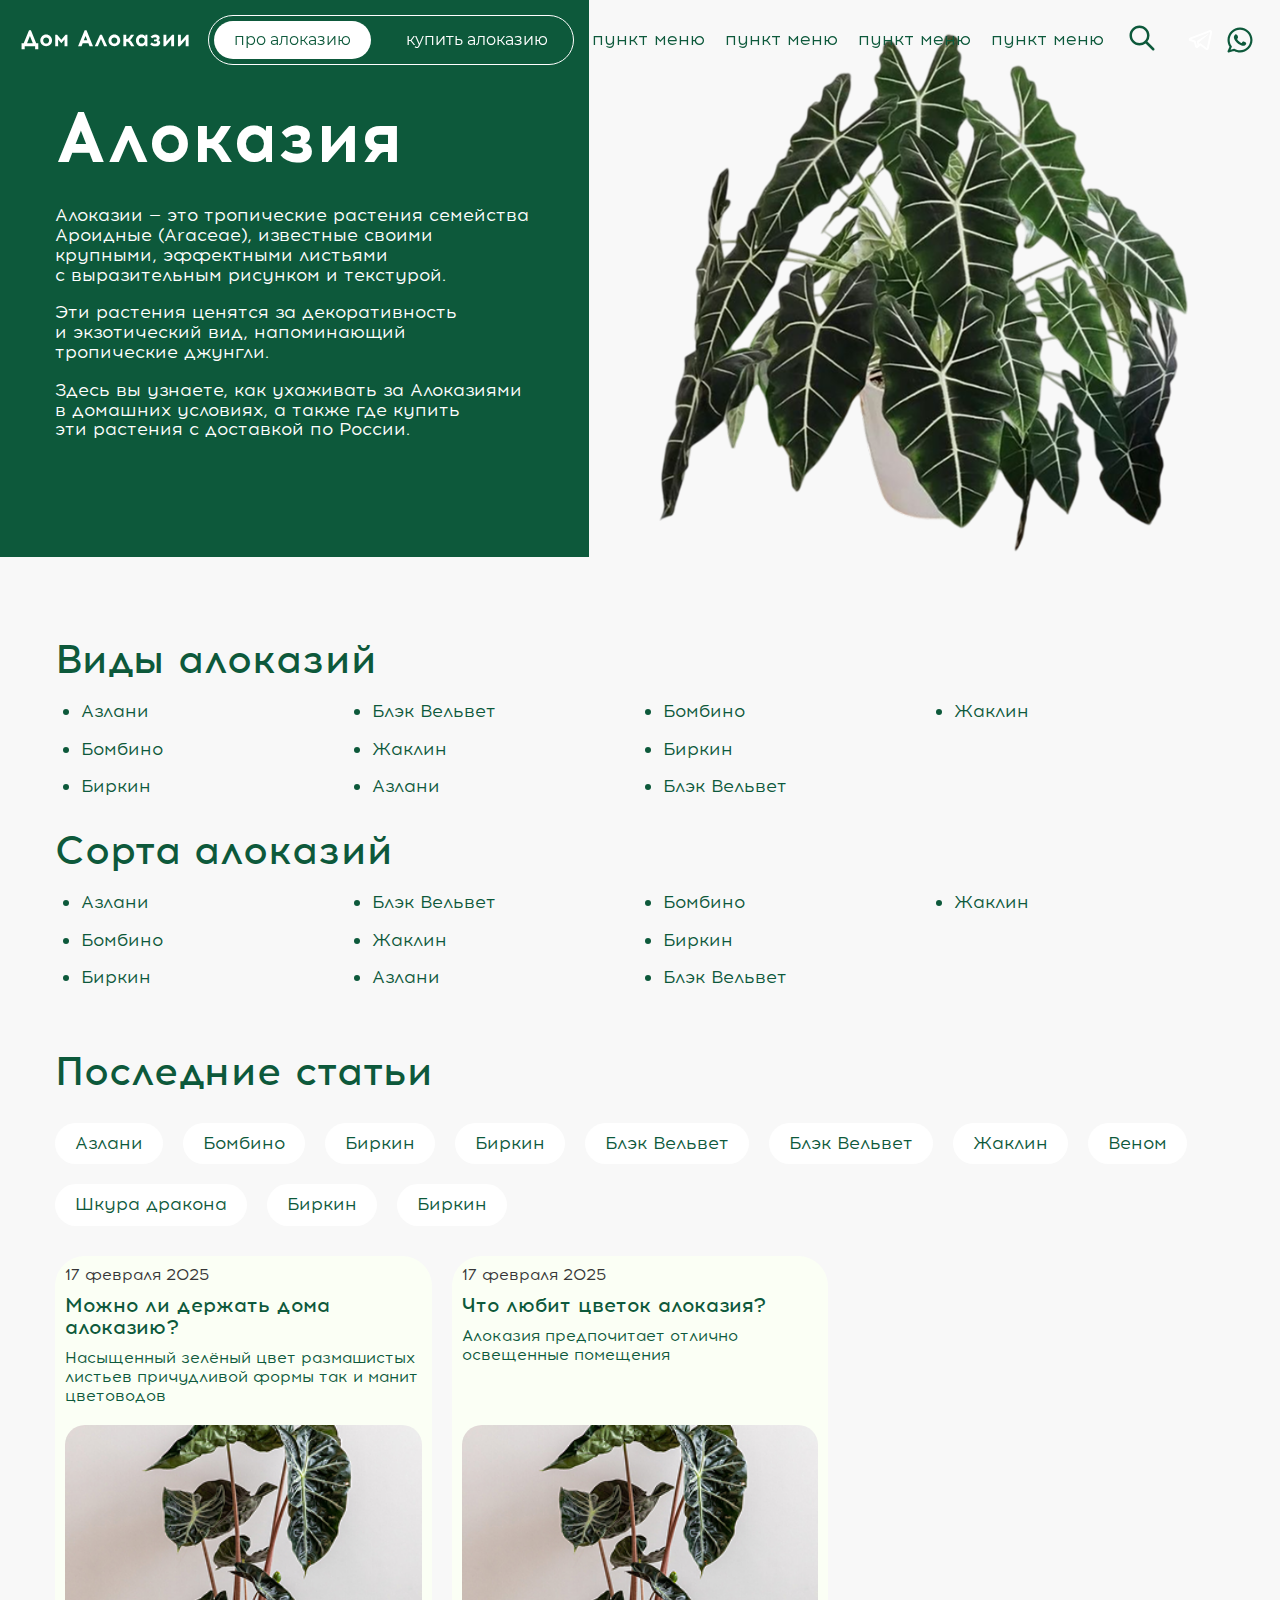
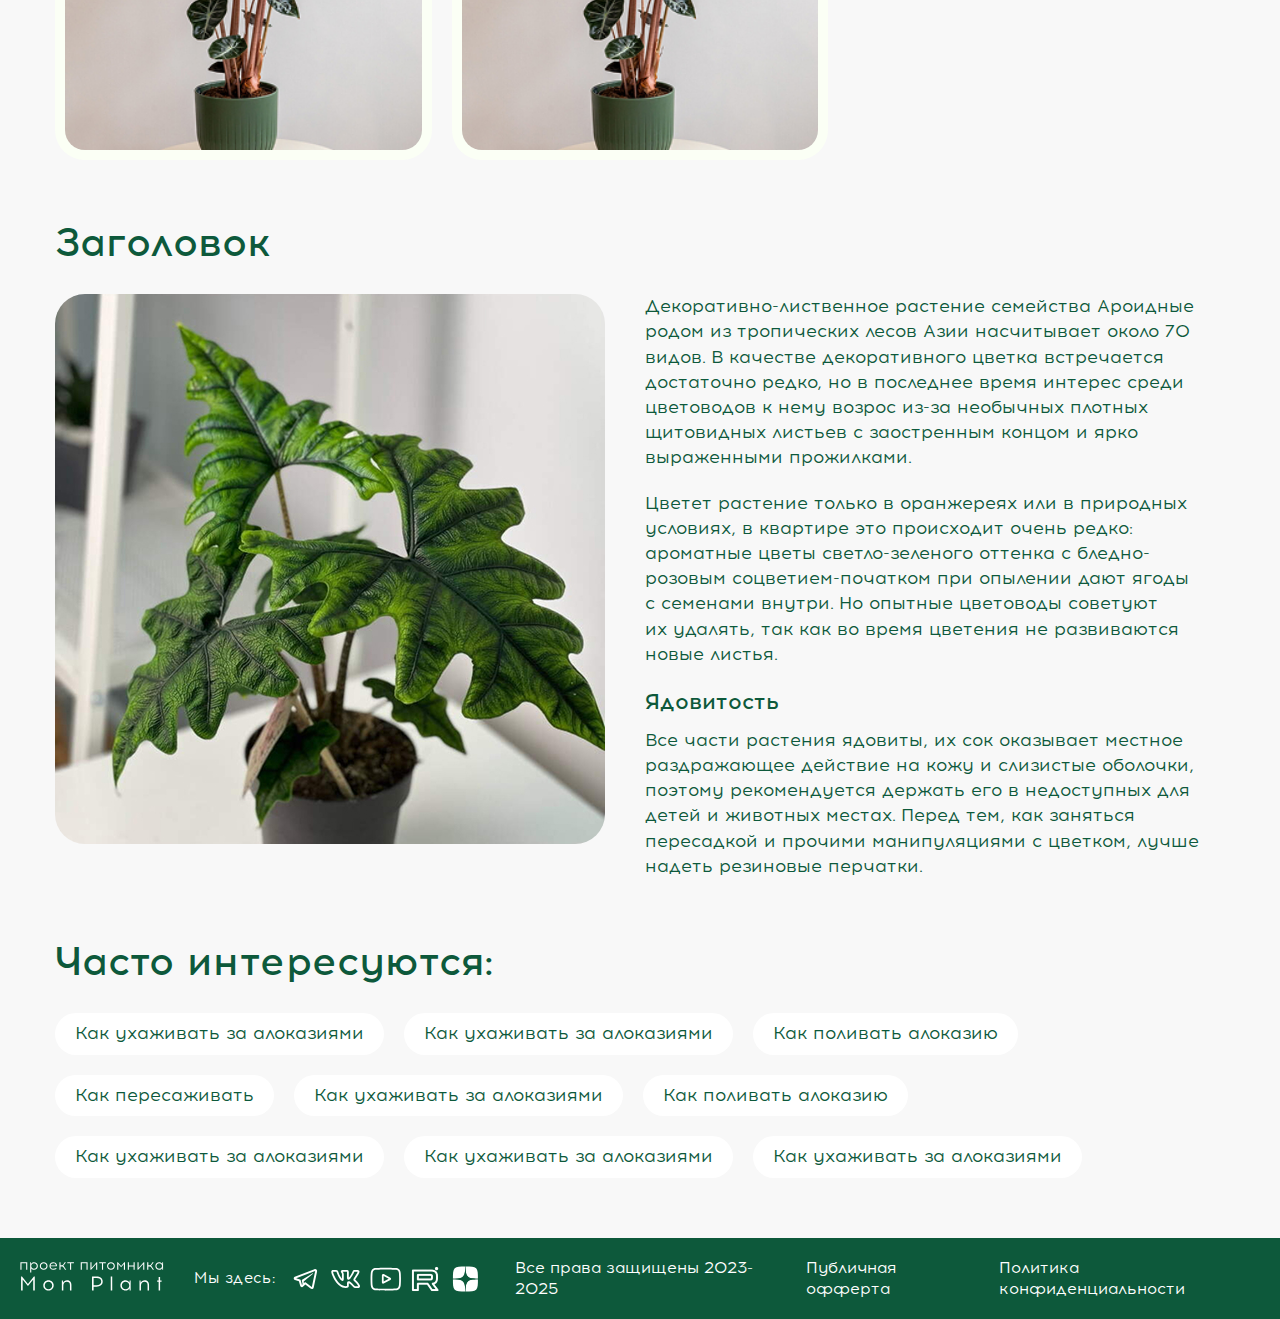
<file: index.html>
<!DOCTYPE html><html lang="ru" class="page"><head><meta charset="UTF-8"><meta name="viewport" content="width=device-width,initial-scale=1"><link rel="shortcut icon" href="favicon.ico" type="image/x-icon"><meta http-equiv="X-UA-Compatible" content="ie=edge"><meta name="theme-color" content="#111111"><title>MaxGraph New Site</title><link rel="preload" href="fonts/AcromBold.woff2" as="font" type="font/woff2" crossorigin><link rel="preload" href="fonts/AcromMedium.woff2" as="font" type="font/woff2" crossorigin><link rel="preload" href="fonts/AcromRegular.woff2" as="font" type="font/woff2" crossorigin><link rel="preload" href="fonts/MontserratMedium.woff2" as="font" type="font/woff2" crossorigin><link rel="preload" href="fonts/MontserratRegular.woff2" as="font" type="font/woff2" crossorigin><link rel="stylesheet" href="css/vendor.css"><link rel="stylesheet" href="css/main.css"><script defer="defer" src="js/main.js"></script></head><body class="page__body"><div class="site-container"><header class="header header-main"><div class="container"><div class="header__wrapper"><svg class="header__logo"><use xlink:href="img/sprite.svg#logo"></use></svg><div class="header__page-mobile"><ul class="list-reset header__page-list"><li class="header__page-item header__page-item--active"><a href="#" class="header__page-link">про алоказию</a></li><li class="header__page-item"><a href="#" class="header__page-link">купить алоказию</a></li></ul></div><nav class="nav" data-menu><ul class="list-reset nav__list"><li class="nav__item"><a href="#" class="nav__link">пункт меню</a></li><li class="nav__item"><a href="#" class="nav__link">пункт меню</a></li><li class="nav__item"><a href="#" class="nav__link">пункт меню</a></li><li class="nav__item"><a href="#" class="nav__link">пункт меню</a></li></ul></nav><button class="btn-reset burger" aria-label="Открыть меню" aria-expanded="false" data-burger><span class="burger__line"></span></button><div class="header__search"><div class="search-icon"><button class="btn-reset search-icon__btn"><svg class="search-icon__svg"><use xlink:href="img/sprite.svg#search"></use></svg></button><div class="search-icon__tooltip"><input type="text" class="input-reset search-icon__input" placeholder="Поиск"> <button class="btn-reset search-icon__close"></button><ul class="search-icon__results"></ul></div></div></div><div class="social header__social"><ul class="list-reset social__list"><li class="social__item"><a href="#" target="_blank" class="social__link social__link--tg" aria-label="Телеграм"></a></li><li class="social__item"><a href="#" target="_blank" class="social__link social__link--wa" aria-label="Ватсап"></a></li></ul></div></div></div></header><main class="main"><section class="hero"><div class="container"><div class="hero__wrapper"><div class="hero__block-small"><h1 class="hero__title">Алоказия</h1><div class="hero__text"><p>Алоказии — это тропические растения семейства Ароидные (Araceae), известные своими крупными, эффектными листьями с выразительным рисунком и текстурой.</p><p>Эти растения ценятся за декоративность и экзотический вид, напоминающий тропические джунгли.</p><p>Здесь вы узнаете, как ухаживать за Алоказиями в домашних условиях, а также где купить эти растения с доставкой по России.</p></div></div><div class="hero__block"><div class="hero__img"><img src="./img/hero.png" alt="Картинка"></div></div></div></div></section><section class="section-padding varieties"><div class="container"><div class="varieties__block"><h2 class="title varieties__title">Виды алоказий</h2><ul><li>Азлани</li><li>Бомбино</li><li>Биркин</li><li>Блэк Вельвет</li><li>Жаклин</li><li>Азлани</li><li>Бомбино</li><li>Биркин</li><li>Блэк Вельвет</li><li>Жаклин</li></ul></div><div class="varieties__block"><h2 class="title varieties__title">Сорта алоказий</h2><ul><li>Азлани</li><li>Бомбино</li><li>Биркин</li><li>Блэк Вельвет</li><li>Жаклин</li><li>Азлани</li><li>Бомбино</li><li>Биркин</li><li>Блэк Вельвет</li><li>Жаклин</li></ul></div></div></section><section class="section-padding posts"><div class="container"><h2 class="title posts__title">Последние статьи</h2><div class="tags posts__tags"><a href="#" class="tags__link">Азлани</a> <a href="#" class="tags__link">Бомбино</a> <a href="#" class="tags__link">Биркин</a> <a href="#" class="tags__link">Биркин</a> <a href="#" class="tags__link">Блэк Вельвет</a> <a href="#" class="tags__link">Блэк Вельвет</a> <a href="#" class="tags__link">Жаклин</a> <a href="#" class="tags__link">Веном</a> <a href="#" class="tags__link">Шкура дракона</a> <a href="#" class="tags__link">Биркин</a> <a href="#" class="tags__link">Биркин</a></div><ul class="list-reset posts__list"><li class="posts__item"><article class="article"><div class="article__descr"><span class="article__date">17 февраля 2025</span><h3 class="article__item-title">Можно ли держать дома алоказию?</h3><p class="article__item-text">Насыщенный зелёный цвет размашистых листьев причудливой формы так и манит цветоводов</p></div><div class="article__item-img"><img src="./img/posts.jpg" alt="Картинка"></div></article></li><li class="posts__item"><article class="article"><div class="article__descr"><span class="article__date">17 февраля 2025</span><h3 class="article__item-title">Что любит цветок алоказия?</h3><p class="article__item-text">Алоказия предпочитает отлично освещенные помещения</p></div><div class="article__item-img"><img src="./img/posts.jpg" alt="Картинка"></div></article></li></ul></div></section><section class="section-padding block-description"><div class="container"><h2 class="title block-description__title">Заголовок</h2><div class="block-description__wrapper"><div class="block-description__img"><img src="./img/block-description.jpg" alt="Картинка"></div><div class="section-text block-description__descr"><p>Декоративно-лиственное растение семейства Ароидные родом из тропических лесов Азии насчитывает около 70 видов. В качестве декоративного цветка встречается достаточно редко, но в последнее время интерес среди цветоводов к нему возрос из-за необычных плотных щитовидных листьев с заостренным концом и ярко выраженными прожилками.</p><p>Цветет растение только в оранжереях или в природных условиях, в квартире это происходит очень редко: ароматные цветы светло-зеленого оттенка с бледно-розовым соцветием-початком при опылении дают ягоды с семенами внутри. Но опытные цветоводы советуют их удалять, так как во время цветения не развиваются новые листья.</p><h3>Ядовитость</h3><p>Все части растения ядовиты, их сок оказывает местное раздражающее действие на кожу и слизистые оболочки, поэтому рекомендуется держать его в недоступных для детей и животных местах. Перед тем, как заняться пересадкой и прочими манипуляциями с цветком, лучше надеть резиновые перчатки.</p></div></div></div></section><section class="section-padding interested"><div class="container"><h2 class="title interested__title">Часто интересуются:</h2><div class="tags"><a href="#" class="tags__link">Как ухаживать за алоказиями</a> <a href="#" class="tags__link">Как ухаживать за алоказиями</a> <a href="#" class="tags__link">Как поливать алоказию</a> <a href="#" class="tags__link">Как пересаживать</a> <a href="#" class="tags__link">Как ухаживать за алоказиями</a> <a href="#" class="tags__link">Как поливать алоказию</a> <a href="#" class="tags__link">Как ухаживать за алоказиями</a> <a href="#" class="tags__link">Как ухаживать за алоказиями</a> <a href="#" class="tags__link">Как ухаживать за алоказиями</a></div></div></section></main><footer class="footer"><div class="container"><div class="footer__wrapper"><a href="#" class="footer__logo"><img loading="lazy" src="./img/footer-logo.svg" class="image" width="144" height="39" alt="Логотип"></a><div class="social"><span class="social__text">Мы здесь:</span><ul class="list-reset social__list"><li class="social__item"><a href="#" target="_blank" class="social__link social__link--tg-white" aria-label="Телеграм"></a></li><li class="social__item"><a href="#" target="_blank" class="social__link social__link--vk" aria-label="Вконтакте"></a></li><li class="social__item"><a href="#" target="_blank" class="social__link social__link--yt" aria-label="Youtube"></a></li><li class="social__item"><a href="#" target="_blank" class="social__link social__link--rut" aria-label="Rutube"></a></li><li class="social__item"><a href="#" target="_blank" class="social__link social__link--dz" aria-label="Дзен"></a></li></ul></div><div class="footer__inner"><div class="footer__descr">Все права защищены 2023-2025</div><a href="#" class="footer__descr">Публичная офферта</a> <a href="#" class="footer__descr">Политика конфиденциальности</a></div></div></div></footer></div></body></html>
</file>
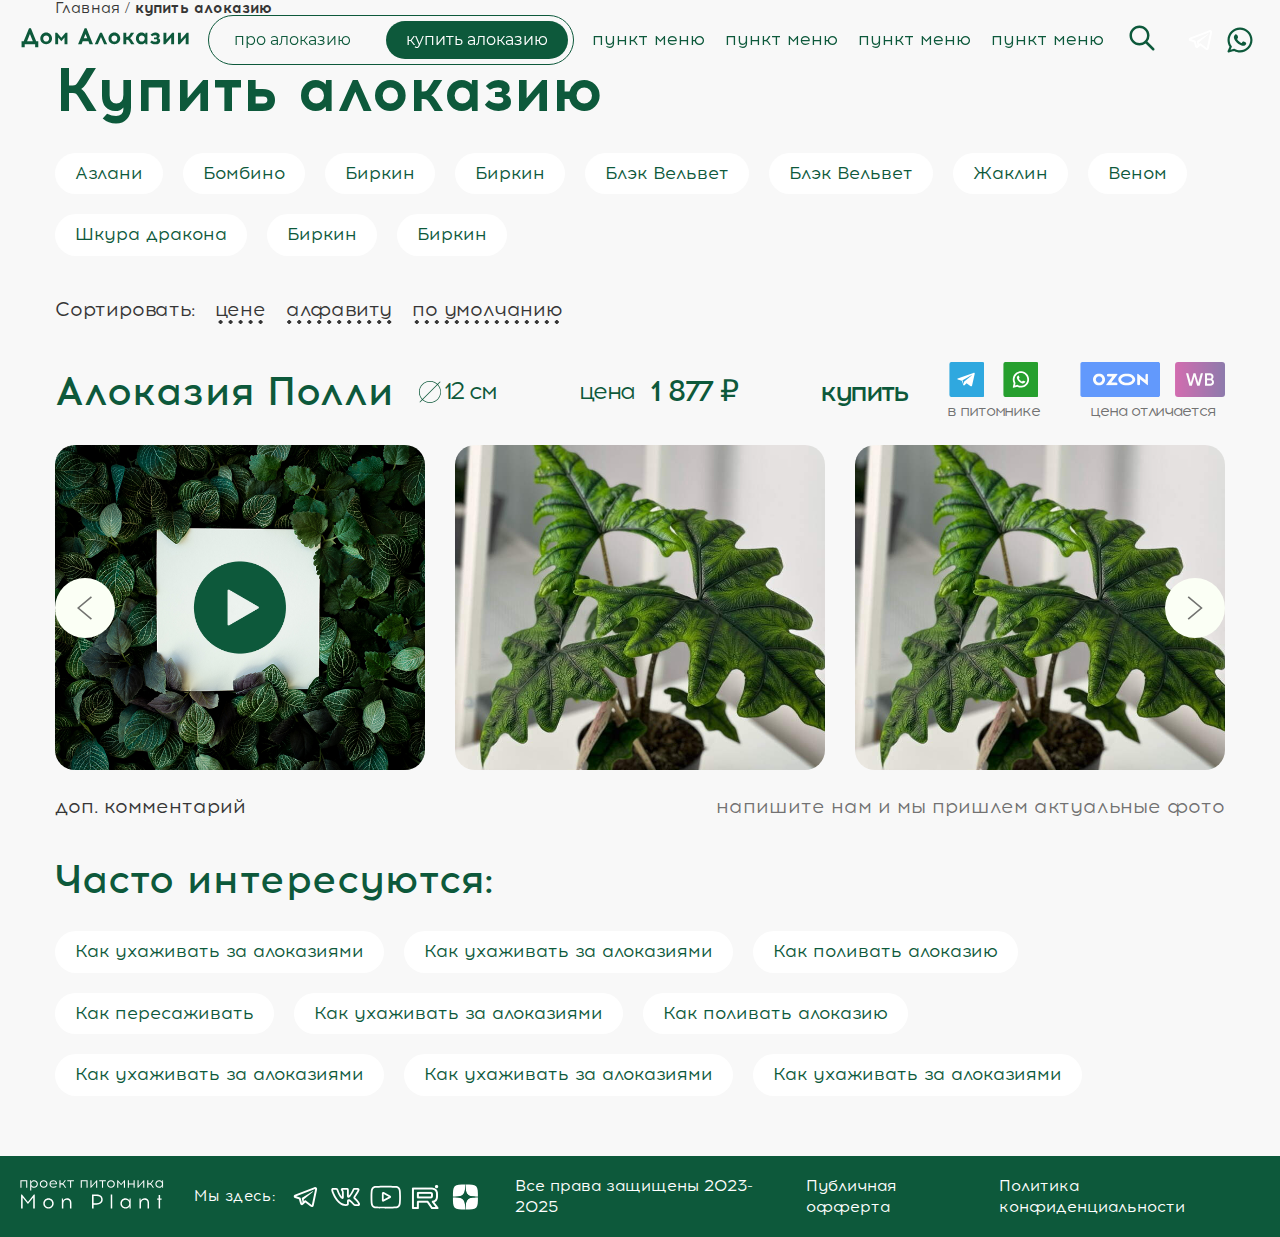
<file: page-market.html>
<!DOCTYPE html><html lang="ru" class="page"><head><meta charset="UTF-8"><meta name="viewport" content="width=device-width,initial-scale=1"><link rel="shortcut icon" href="favicon.ico" type="image/x-icon"><meta http-equiv="X-UA-Compatible" content="ie=edge"><meta name="theme-color" content="#111111"><title>MaxGraph New Site</title><link rel="preload" href="fonts/AcromBold.woff2" as="font" type="font/woff2" crossorigin><link rel="preload" href="fonts/AcromMedium.woff2" as="font" type="font/woff2" crossorigin><link rel="preload" href="fonts/AcromRegular.woff2" as="font" type="font/woff2" crossorigin><link rel="preload" href="fonts/MontserratMedium.woff2" as="font" type="font/woff2" crossorigin><link rel="preload" href="fonts/MontserratRegular.woff2" as="font" type="font/woff2" crossorigin><link rel="stylesheet" href="css/vendor.css"><link rel="stylesheet" href="css/main.css"><script defer="defer" src="js/main.js"></script></head><body class="page__body"><div class="site-container"><header class="header"><div class="container"><div class="header__wrapper"><a href="https://aleksandrp23.github.io/monplant-new/"><svg class="header__logo"><use xlink:href="img/sprite.svg#logo"></use></svg></a><div class="header__page-mobile"><ul class="list-reset header__page-list"><li class="header__page-item"><a href="#" class="header__page-link">про алоказию</a></li><li class="header__page-item header__page-item--active"><a href="#" class="header__page-link">купить алоказию</a></li></ul></div><nav class="nav" data-menu><ul class="list-reset nav__list"><li class="nav__item"><a href="#" class="nav__link">пункт меню</a></li><li class="nav__item"><a href="#" class="nav__link">пункт меню</a></li><li class="nav__item"><a href="#" class="nav__link">пункт меню</a></li><li class="nav__item"><a href="#" class="nav__link">пункт меню</a></li></ul></nav><button class="btn-reset burger" aria-label="Открыть меню" aria-expanded="false" data-burger><span class="burger__line"></span></button><div class="header__search"><div class="search-icon"><button class="btn-reset search-icon__btn"><svg class="search-icon__svg"><use xlink:href="img/sprite.svg#search"></use></svg></button><div class="search-icon__tooltip"><input type="text" class="input-reset search-icon__input" placeholder="Поиск"> <button class="btn-reset search-icon__close"></button><ul class="search-icon__results"></ul></div></div></div><div class="social header__social"><ul class="list-reset social__list"><li class="social__item"><a href="#" target="_blank" class="social__link social__link--tg" aria-label="Телеграм"></a></li><li class="social__item"><a href="#" target="_blank" class="social__link social__link--wa" aria-label="Ватсап"></a></li></ul></div></div></div></header><main class="main"><div class="container"><nav class="breadcrumbs" aria-label="breadcrumb"><ul class="breadcrumbs__list"><li class="breadcrumbs__item"><a href="/" class="breadcrumbs__link">Главная</a></li><li class="breadcrumbs__item" aria-current="page">купить алоказию</li></ul></nav></div><section class="market"><div class="container"><h1 class="market__title">Купить алоказию</h1><div class="tags market__tags"><a href="#" class="tags__link">Азлани</a> <a href="#" class="tags__link">Бомбино</a> <a href="#" class="tags__link">Биркин</a> <a href="#" class="tags__link">Биркин</a> <a href="#" class="tags__link">Блэк Вельвет</a> <a href="#" class="tags__link">Блэк Вельвет</a> <a href="#" class="tags__link">Жаклин</a> <a href="#" class="tags__link">Веном</a> <a href="#" class="tags__link">Шкура дракона</a> <a href="#" class="tags__link">Биркин</a> <a href="#" class="tags__link">Биркин</a></div><div class="sort"><span class="sort__text">Сортировать:</span> <button class="btn-reset sort__btn" id="sort-price">цене</button> <button class="btn-reset sort__btn" id="sort-alphabet">алфавиту</button> <button class="btn-reset sort__btn" id="sort-price1">по умолчанию</button></div><div class="market__row"><div class="market__block"><div class="market__descr"><h2 class="market__block-title">Алоказия Полли</h2><span class="market__block-size">12 см</span></div><div class="market__price"><span class="market__price-text">цена</span> <span class="market__price-sum">1 877 ₽</span></div><div class="market__social"><span class="market__social-text">купить</span><div class="market-social"><ul class="list-reset market-social__list"><li class="market-social__item"><a href="#" target="_blank" class="market-social__link market-social__link--tg" aria-label="telegram"></a></li><li class="market-social__item"><a href="#" target="_blank" class="market-social__link market-social__link--wa" aria-label="whatsapp"></a></li></ul><span class="market-social__text">в питомнике</span></div><div class="market-social"><ul class="list-reset market-social__list"><li class="market-social__item"><a href="#" target="_blank" class="market-social__link market-social__link--ozon" aria-label="ozon"></a></li><li class="market-social__item"><a href="#" target="_blank" class="market-social__link market-social__link--wb" aria-label="wb"></a></li></ul><span class="market-social__text">цена отличается</span></div></div></div><div class="market__inn"><div class="swiper market-slider"><button class="btn-reset market-slider__btn market-slider__prev"><svg><use xlink:href="img/sprite.svg#left-arrow"></use></svg></button> <button class="btn-reset market-slider__btn market-slider__next"><svg><use xlink:href="img/sprite.svg#right-arrow"></use></svg></button><div class="swiper-wrapper"><div class="swiper-slide slide-video"><a class="market-slider__preview" data-fslightbox href="https://www.youtube.com/embed/cZlGnb6gMJA"><img src="img/video-preview.png" aria-hidden="true" decoding="async" loading="lazy" alt=""> <button class="market-slider__play" aria-label="Запустить видео"></button></a></div><div class="swiper-slide"><a class="market-slider__preview" data-fslightbox href="./img/slider.png"><img src="./img/slider.png" alt="Image"></a></div><div class="swiper-slide"><a class="market-slider__preview" data-fslightbox href="./img/slider.png"><img src="./img/slider.png" alt="Image"></a></div><div class="swiper-slide"><a class="market-slider__preview" data-fslightbox href="./img/slider.png"><img src="./img/slider.png" alt="Image"></a></div><div class="swiper-slide"><a class="market-slider__preview" data-fslightbox href="./img/slider.png"><img src="./img/slider.png" alt="Image"></a></div></div></div></div><div class="market__comments"><span class="market__comments-text">доп. комментарий</span> <span class="market__comments-text market__comments-text--light">напишите нам и мы пришлем актуальные фото</span></div></div></div></section><section class="section-padding interested"><div class="container"><h2 class="title interested__title">Часто интересуются:</h2><div class="tags"><a href="#" class="tags__link">Как ухаживать за алоказиями</a> <a href="#" class="tags__link">Как ухаживать за алоказиями</a> <a href="#" class="tags__link">Как поливать алоказию</a> <a href="#" class="tags__link">Как пересаживать</a> <a href="#" class="tags__link">Как ухаживать за алоказиями</a> <a href="#" class="tags__link">Как поливать алоказию</a> <a href="#" class="tags__link">Как ухаживать за алоказиями</a> <a href="#" class="tags__link">Как ухаживать за алоказиями</a> <a href="#" class="tags__link">Как ухаживать за алоказиями</a></div></div></section></main><footer class="footer"><div class="container"><div class="footer__wrapper"><a href="#" class="footer__logo"><img loading="lazy" src="./img/footer-logo.svg" class="image" width="144" height="39" alt="Логотип"></a><div class="social"><span class="social__text">Мы здесь:</span><ul class="list-reset social__list"><li class="social__item"><a href="#" target="_blank" class="social__link social__link--tg-white" aria-label="Телеграм"></a></li><li class="social__item"><a href="#" target="_blank" class="social__link social__link--vk" aria-label="Вконтакте"></a></li><li class="social__item"><a href="#" target="_blank" class="social__link social__link--yt" aria-label="Youtube"></a></li><li class="social__item"><a href="#" target="_blank" class="social__link social__link--rut" aria-label="Rutube"></a></li><li class="social__item"><a href="#" target="_blank" class="social__link social__link--dz" aria-label="Дзен"></a></li></ul></div><div class="footer__inner"><div class="footer__descr">Все права защищены 2023-2025</div><a href="#" class="footer__descr">Публичная офферта</a> <a href="#" class="footer__descr">Политика конфиденциальности</a></div></div></div></footer></div></body></html>
</file>
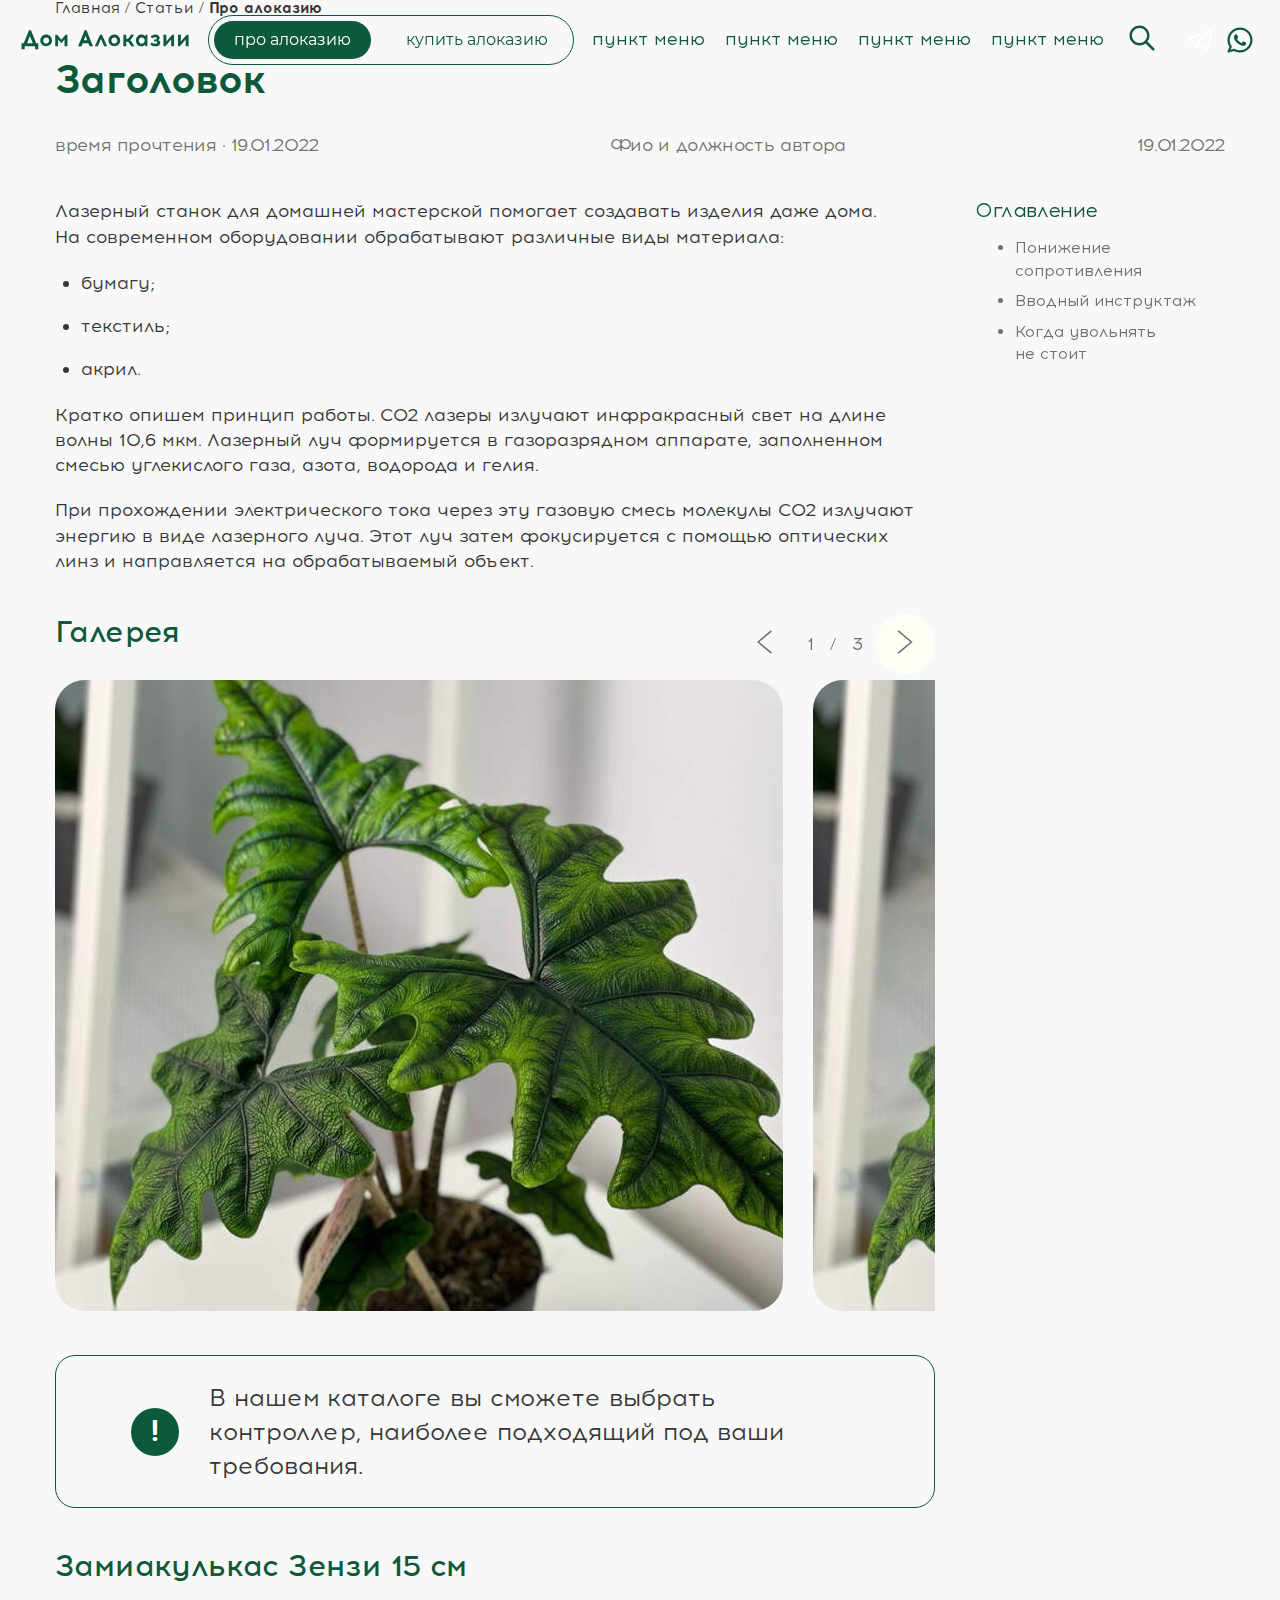
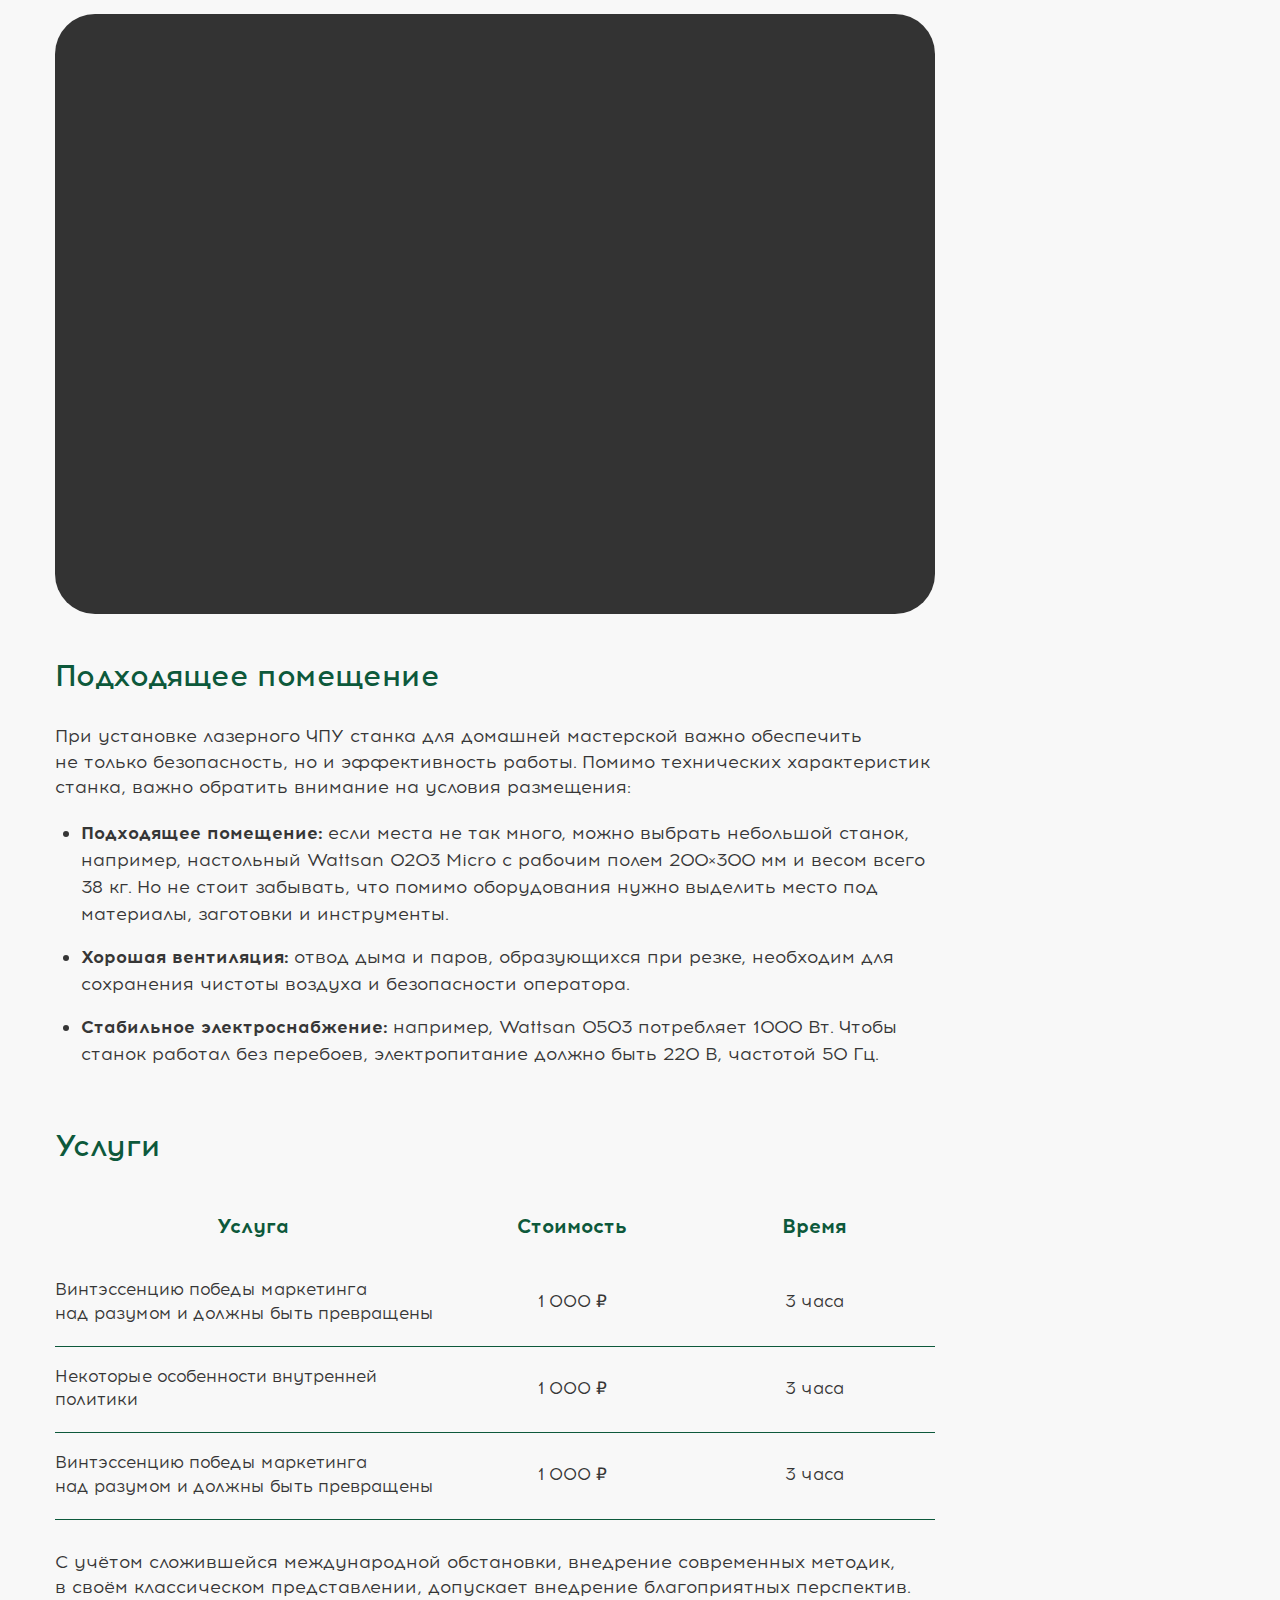
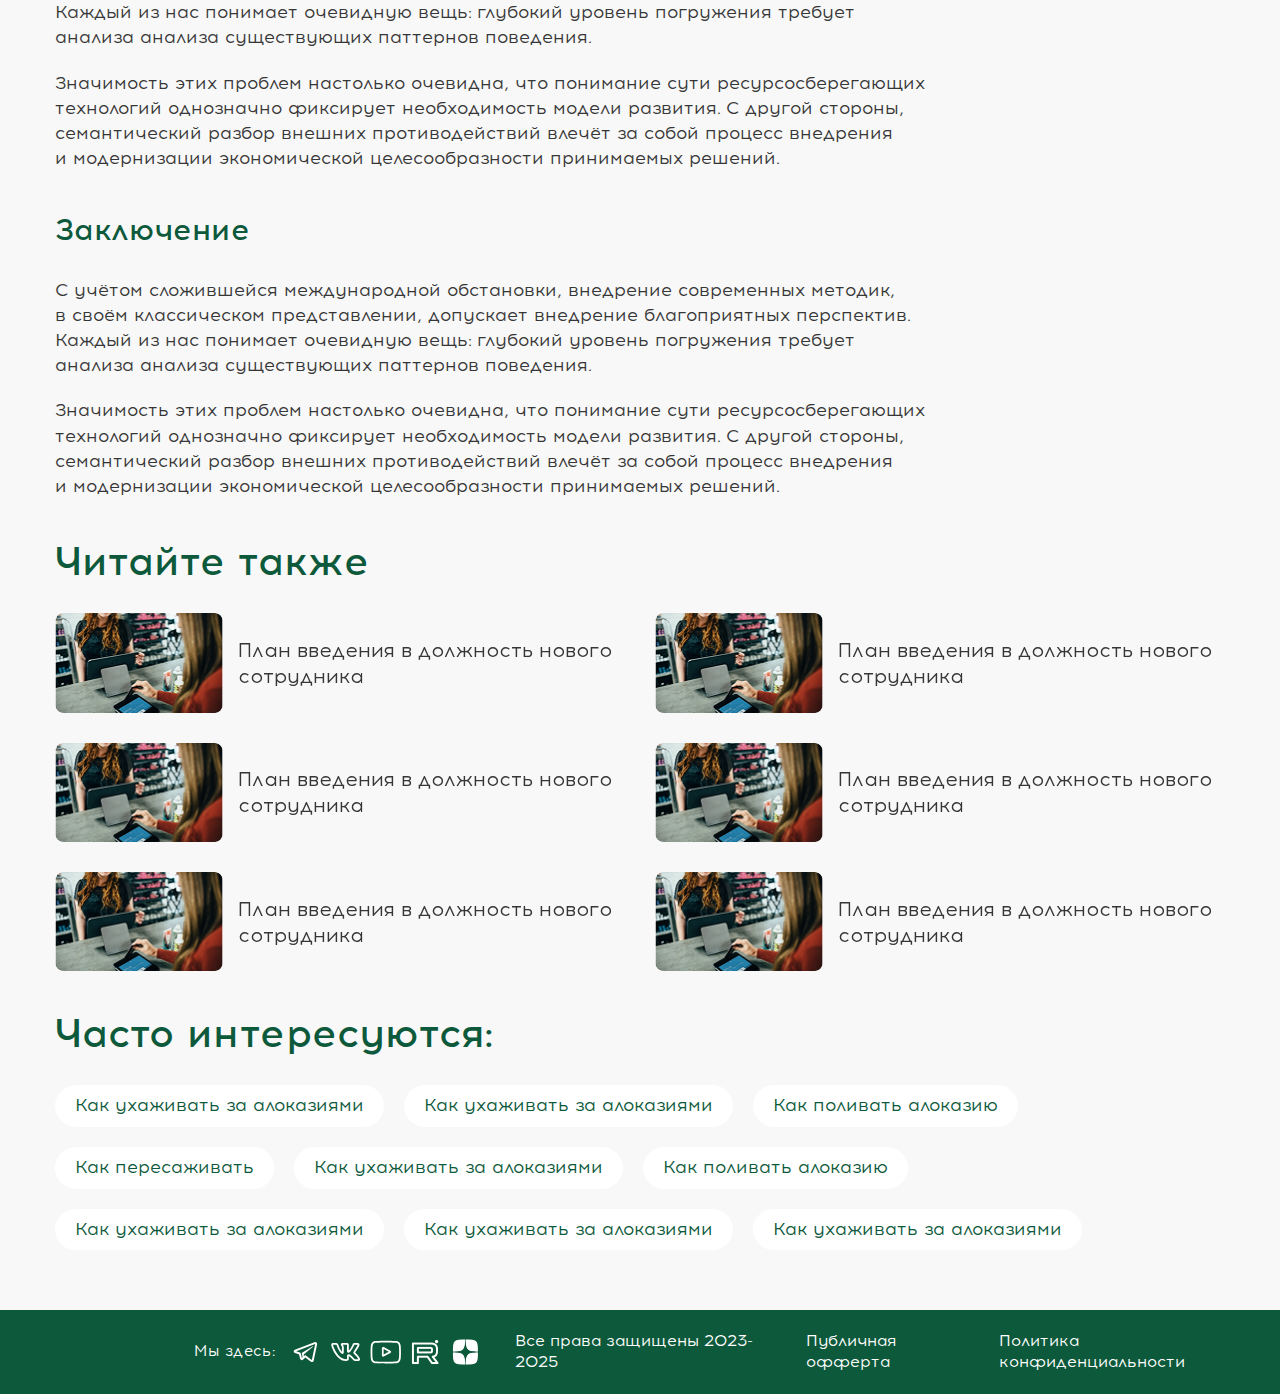
<file: page-post.html>
<!DOCTYPE html>
<html lang="ru" class="page">

<head>
  <meta charset="UTF-8">
  <meta name="viewport" content="width=device-width, initial-scale=1.0">
  <link rel="shortcut icon" href="favicon.ico" type="image/x-icon">
  <meta http-equiv="X-UA-Compatible" content="ie=edge">
  <meta name="theme-color" content="#111111">
  <title>MaxGraph New Site</title>
  <link rel="preload" href="fonts/AcromBold.woff2" as="font" type="font/woff2" crossorigin>
  <link rel="preload" href="fonts/AcromMedium.woff2" as="font" type="font/woff2" crossorigin>
  <link rel="preload" href="fonts/AcromRegular.woff2" as="font" type="font/woff2" crossorigin>
  <link rel="preload" href="fonts/MontserratMedium.woff2" as="font" type="font/woff2" crossorigin>
  <link rel="preload" href="fonts/MontserratRegular.woff2" as="font" type="font/woff2" crossorigin>

  <link rel="stylesheet" href="css/vendor.css">
  <link rel="stylesheet" href="css/main.css">
  <script defer src="js/main.js"></script>
</head>

<body class="page__body">
  <div class="site-container">
    <header class="header">
  <div class="container">
    <div class="header__wrapper">
      <svg class="header__logo">
        <use xlink:href="img/sprite.svg#logo"></use>
      </svg>
      <div class="header__page-mobile">
        <ul class="list-reset header__page-list">
          <li class="header__page-item header__page-item--active">
            <a href="#" class="header__page-link">про алоказию</a>
          </li>
          <li class="header__page-item">
            <a href="#" class="header__page-link">купить алоказию</a>
          </li>
        </ul>
      </div>
      <nav class="nav" data-menu>
        <ul class="list-reset nav__list">
          <li class="nav__item"><a href="#" class="nav__link">пункт меню</a></li>
          <li class="nav__item"><a href="#" class="nav__link">пункт меню</a></li>
          <li class="nav__item"><a href="#" class="nav__link">пункт меню</a></li>
          <li class="nav__item"><a href="#" class="nav__link">пункт меню</a></li>
        </ul>
      </nav>
      <button class="btn-reset burger" aria-label="Открыть меню" aria-expanded="false" data-burger>
        <span class="burger__line"></span>
      </button>
      <div class="header__search">
        <div class="search-icon">
          <button class="btn-reset search-icon__btn">
            <svg class="search-icon__svg">
              <use xlink:href="img/sprite.svg#search"></use>
            </svg>
          </button>
          <div class="search-icon__tooltip">
            <input type="text" class="input-reset search-icon__input" placeholder="Поиск">
            <button class="btn-reset search-icon__close"></button>
            <ul class="search-icon__results"></ul>
          </div>
        </div>
      </div>
      <div class="social header__social">
        <ul class="list-reset social__list">
          <li class="social__item">
            <a href="#" target="_blank" class="social__link social__link--tg" aria-label="Телеграм"></a>
          </li>
          <li class="social__item">
            <a href="#" target="_blank" class="social__link social__link--wa" aria-label="Ватсап"></a>
          </li>
        </ul>
      </div>
    </div>
  </div>
</header>

    <main class="main article-page">
      <div class="container">
  <nav class="breadcrumbs" aria-label="breadcrumb">
    <ul class="breadcrumbs__list">
      <li class="breadcrumbs__item">
        <a href="/" class="breadcrumbs__link">Главная</a>
      </li>
      <li class="breadcrumbs__item">
        <a href="/catalog" class="breadcrumbs__link">Статьи</a>
      </li>
      <li class="breadcrumbs__item" aria-current="page">Про алоказию</li>
    </ul>
  </nav>
</div>

      <header class="article-page__header">
  <div class="container">
    <h1 class="title article-page__title">Заголовок</h1>
    <div class="article-page__meta">
      <div class="article-page__meta-item">
        <span>время прочтения</span> · <time datetime="2022-01-19">19.01.2022</time>
      </div>
      <div class="article-page__meta-item">
        <span>Фио и должность автора</span>
      </div>
      <div class="article-page__meta-item">
        <time datetime="2022-01-19">19.01.2022</time>
      </div>
    </div>
  </div>
</header>

      <div class="container article-page__container">
        <article class="article-page__inner">
          <section class="section-text section-pb article__intro">
  <p>Лазерный станок для домашней мастерской помогает создавать изделия даже дома. На современном оборудовании
    обрабатывают различные виды материала:</p>
  <ul>
    <li>бумагу;</li>
    <li>текстиль;</li>
    <li>акрил.</li>
  </ul>
  <p>
    Кратко опишем принцип работы. CO2 лазеры излучают инфракрасный свет на длине волны 10,6 мкм. Лазерный луч
    формируется в газоразрядном аппарате, заполненном смесью углекислого газа, азота, водорода и гелия.
  </p>
  <p>При прохождении электрического тока через эту газовую смесь молекулы CO2 излучают энергию в виде лазерного луча.
    Этот луч затем фокусируется с помощью оптических линз и направляется на обрабатываемый объект.
  </p>
</section>

          <section class="section-text section-pb article__gallery">
  <h2>Галерея</h2>
  <div class="gallery-slider__btns">
    <button class="btn-reset gallery-slider__btn gallery-slider__prev">
      <svg>
        <use xlink:href="img/sprite.svg#left-arrow"></use>
      </svg>
    </button>
    <div class="swiper-pagination gallery-slider__pag"></div>
    <button class="btn-reset gallery-slider__btn gallery-slider__next">
      <svg>
        <use xlink:href="img/sprite.svg#right-arrow"></use>
      </svg>
    </button>
  </div>
  <div class="swiper gallery-slider">
    <div class="swiper-wrapper">
      <div class="swiper-slide">
        <a data-fslightbox href="./img/slider.png">
          <img src="./img/slider.png" alt="Image">
        </a>
      </div>
      <div class="swiper-slide">
        <a data-fslightbox href="./img/slider.png">
          <img src="./img/slider.png" alt="Image">
        </a>
      </div>
      <div class="swiper-slide">
        <a data-fslightbox href="./img/slider.png">
          <img src="./img/slider.png" alt="Image">
        </a>
      </div>
    </div>
  </div>
</section>

          <section class="section-text section-pb article__note">
  <div class="note">
    <span class="note__warning">!</span>
    <div class="note__text">
      В нашем каталоге вы сможете выбрать контроллер, наиболее подходящий под ваши требования.
    </div>
  </div>
</section>

          <section class="section-text section-pb article__video">
  <h2>Замиакулькас Зензи 15 см</h2>
  <div class="video" data-video="https://www.youtube.com/embed/cZlGnb6gMJA">
    <img class="video__thumbnail" src="img/video-preview.png" aria-hidden="true" decoding="async" loading="lazy" alt="">
    <button class="video__play" aria-label="Запустить видео"></button>
  </div>
</section>

          <section class="section-text section-pb article__environment">
  <h2>Подходящее помещение</h2>
  <p>При установке лазерного ЧПУ станка для домашней мастерской важно обеспечить не только безопасность, но и эффективность работы. Помимо технических характеристик станка, важно обратить внимание на условия размещения:</p>
  <ul>
    <li><strong>Подходящее помещение:</strong> если места не так много, можно выбрать небольшой станок, например, настольный Wattsan 0203 Micro с рабочим полем 200×300 мм и весом всего 38 кг. Но не стоит забывать, что помимо оборудования нужно выделить место под материалы, заготовки и инструменты.</li>
    <li><strong>Хорошая вентиляция:</strong> отвод дыма и паров, образующихся при резке, необходим для сохранения чистоты воздуха и безопасности оператора.</li>
    <li><strong>Стабильное электроснабжение:</strong> например, Wattsan 0503 потребляет 1000 Вт. Чтобы станок работал без перебоев, электропитание должно быть 220 В, частотой 50 Гц.</li>
  </ul>
</section>

          <section class="section-text section-table section-pb article__table">
  <h2>Услуги</h2>
  <table>
    <thead>
      <tr>
        <th>Услуга</th>
        <th>Стоимость</th>
        <th>Время</th>
      </tr>
    </thead>
    <tbody>
      <tr>
        <td>Винтэссенцию победы маркетинга над разумом и должны быть превращены</td>
        <td>1 000 ₽</td>
        <td>3 часа</td>
      </tr>
      <tr>
        <td>Некоторые особенности внутренней политики</td>
        <td>1 000 ₽</td>
        <td>3 часа</td>
      </tr>
      <tr>
        <td>Винтэссенцию победы маркетинга над разумом и должны быть превращены</td>
        <td>1 000 ₽</td>
        <td>3 часа</td>
      </tr>
    </tbody>
  </table>
  <p>
    С учётом сложившейся международной обстановки, внедрение современных методик, в своём классическом представлении,
    допускает внедрение благоприятных перспектив. Каждый из нас понимает очевидную вещь: глубокий уровень погружения
    требует анализа анализа существующих паттернов поведения.
  </p>
  <p>
    Значимость этих проблем настолько очевидна, что понимание сути ресурсосберегающих технологий однозначно фиксирует
    необходимость модели развития. С другой стороны, семантический разбор внешних противодействий влечёт за собой
    процесс
    внедрения и модернизации экономической целесообразности принимаемых решений.
  </p>
</section>

          <section class="section-text section-pb article__conclusion">
  <h2>Заключение</h2>
  <p>С учётом сложившейся международной обстановки, внедрение современных методик, в своём классическом представлении, допускает внедрение благоприятных перспектив. Каждый из нас понимает очевидную вещь: глубокий уровень погружения требует анализа анализа существующих паттернов поведения. </p>
  <p>Значимость этих проблем настолько очевидна, что понимание сути ресурсосберегающих технологий однозначно фиксирует необходимость модели развития. С другой стороны, семантический разбор внешних противодействий влечёт за собой процесс внедрения и модернизации экономической целесообразности принимаемых решений.</p>
</section>

        </article>

        <aside class="article-page__sidebar">
          <nav class="toc">
            <h3 class="toc__title">Оглавление</h3>
            <ul class="toc__list">
              <li><a href="#item-1">Понижение сопротивления</a></li>
              <li><a href="#item-2">Вводный инструктаж</a></li>
              <li><a href="#item-3">Когда увольнять не стоит</a></li>
            </ul>
          </nav>
        </aside>
      </div>
      <section class="section-pb related">
  <div class="container">
    <h2 class="title interested__title">Читайте также</h2>
    <ul>
      <li>
        <img loading="lazy" src="./img/related.png" class="image" width="168" height="100" alt="">
        <a href="#">План введения в должность нового сотрудника</a>
      </li>
     <li>
        <img loading="lazy" src="./img/related.png" class="image" width="168" height="100" alt="">
        <a href="#">План введения в должность нового сотрудника</a>
      </li>
      <li>
        <img loading="lazy" src="./img/related.png" class="image" width="168" height="100" alt="">
        <a href="#">План введения в должность нового сотрудника</a>
      </li>
      <li>
        <img loading="lazy" src="./img/related.png" class="image" width="168" height="100" alt="">
        <a href="#">План введения в должность нового сотрудника</a>
      </li>
      <li>
        <img loading="lazy" src="./img/related.png" class="image" width="168" height="100" alt="">
        <a href="#">План введения в должность нового сотрудника</a>
      </li>
      <li>
        <img loading="lazy" src="./img/related.png" class="image" width="168" height="100" alt="">
        <a href="#">План введения в должность нового сотрудника</a>
      </li>
    </ul>
  </div>
</section>

      <section class="section-padding interested">
  <div class="container">
    <h2 class="title interested__title">Часто интересуются:</h2>
    <div class="tags">
      <a href="#" class="tags__link">Как ухаживать за алоказиями</a>
      <a href="#" class="tags__link">Как ухаживать за алоказиями</a>
      <a href="#" class="tags__link">Как поливать алоказию</a>
      <a href="#" class="tags__link">Как пересаживать</a>
      <a href="#" class="tags__link">Как ухаживать за алоказиями</a>
      <a href="#" class="tags__link">Как поливать алоказию</a>
      <a href="#" class="tags__link">Как ухаживать за алоказиями</a>
      <a href="#" class="tags__link">Как ухаживать за алоказиями</a>
      <a href="#" class="tags__link">Как ухаживать за алоказиями</a>
    </div>
  </div>
</section>

    </main>
    <footer class="footer">
  <div class="container">
    <div class="footer__wrapper">
      <a href="#" class="footer__logo">
        <img loading="lazy" src="./img/footer-logo.svg" class="image" width="144" height="39" alt="Логотип">
      </a>
      <div class="social">
        <span class="social__text">Мы здесь:</span>
        <ul class="list-reset social__list">
          <li class="social__item">
            <a href="#" target="_blank" class="social__link social__link--tg-white" aria-label="Телеграм"></a>
          </li>
          <li class="social__item">
            <a href="#" target="_blank" class="social__link social__link--vk" aria-label="Вконтакте"></a>
          </li>
          <li class="social__item">
            <a href="#" target="_blank" class="social__link social__link--yt" aria-label="Youtube"></a>
          </li>
          <li class="social__item">
            <a href="#" target="_blank" class="social__link social__link--rut" aria-label="Rutube"></a>
          </li>
          <li class="social__item">
            <a href="#" target="_blank" class="social__link social__link--dz" aria-label="Дзен"></a>
          </li>
        </ul>
      </div>
      <div class="footer__inner">
        <div class="footer__descr">Все права защищены 2023-2025</div>
        <a href="#" class="footer__descr">Публичная офферта</a>
        <a href="#" class="footer__descr">Политика конфиденциальности</a>
      </div>
    </div>
  </div>
</footer>

  </div>
</body>

</html>
</file>
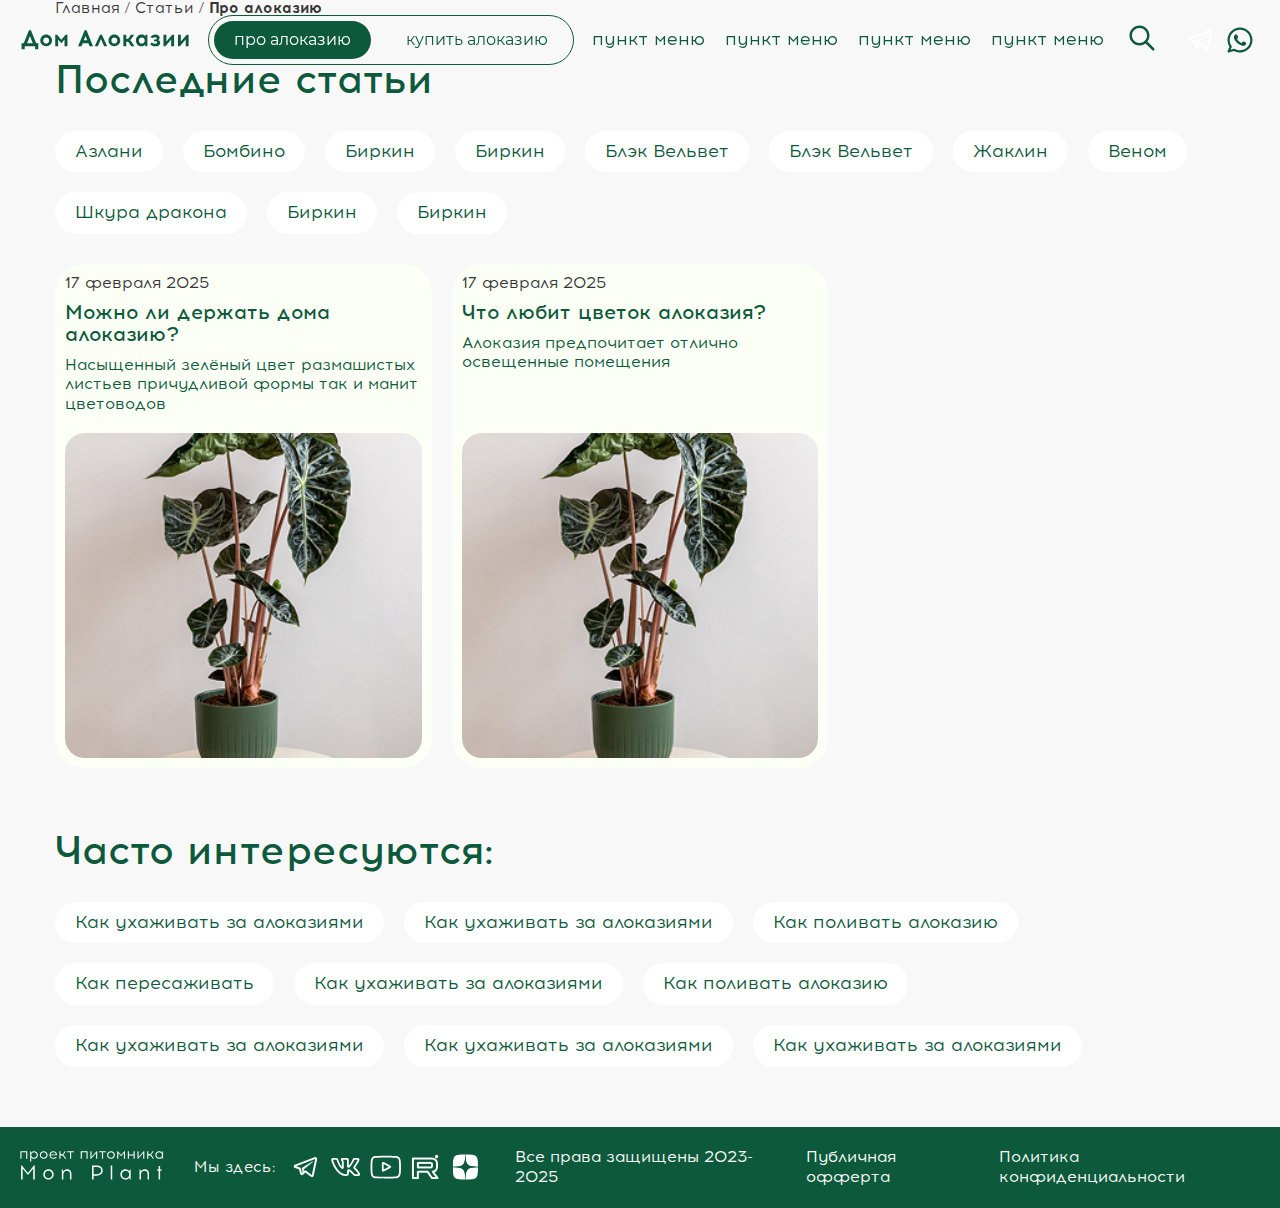
<file: page-posts.html>
<!DOCTYPE html><html lang="ru" class="page"><head><meta charset="UTF-8"><meta name="viewport" content="width=device-width,initial-scale=1"><link rel="shortcut icon" href="favicon.ico" type="image/x-icon"><meta http-equiv="X-UA-Compatible" content="ie=edge"><meta name="theme-color" content="#111111"><title>MaxGraph New Site</title><link rel="preload" href="fonts/AcromBold.woff2" as="font" type="font/woff2" crossorigin><link rel="preload" href="fonts/AcromMedium.woff2" as="font" type="font/woff2" crossorigin><link rel="preload" href="fonts/AcromRegular.woff2" as="font" type="font/woff2" crossorigin><link rel="preload" href="fonts/MontserratMedium.woff2" as="font" type="font/woff2" crossorigin><link rel="preload" href="fonts/MontserratRegular.woff2" as="font" type="font/woff2" crossorigin><link rel="stylesheet" href="css/vendor.css"><link rel="stylesheet" href="css/main.css"><script defer="defer" src="js/main.js"></script></head><body class="page__body"><div class="site-container"><header class="header"><div class="container"><div class="header__wrapper"><svg class="header__logo"><use xlink:href="img/sprite.svg#logo"></use></svg><div class="header__page-mobile"><ul class="list-reset header__page-list"><li class="header__page-item header__page-item--active"><a href="#" class="header__page-link">про алоказию</a></li><li class="header__page-item"><a href="#" class="header__page-link">купить алоказию</a></li></ul></div><nav class="nav" data-menu><ul class="list-reset nav__list"><li class="nav__item"><a href="#" class="nav__link">пункт меню</a></li><li class="nav__item"><a href="#" class="nav__link">пункт меню</a></li><li class="nav__item"><a href="#" class="nav__link">пункт меню</a></li><li class="nav__item"><a href="#" class="nav__link">пункт меню</a></li></ul></nav><button class="btn-reset burger" aria-label="Открыть меню" aria-expanded="false" data-burger><span class="burger__line"></span></button><div class="header__search"><div class="search-icon"><button class="btn-reset search-icon__btn"><svg class="search-icon__svg"><use xlink:href="img/sprite.svg#search"></use></svg></button><div class="search-icon__tooltip"><input type="text" class="input-reset search-icon__input" placeholder="Поиск"> <button class="btn-reset search-icon__close"></button><ul class="search-icon__results"></ul></div></div></div><div class="social header__social"><ul class="list-reset social__list"><li class="social__item"><a href="#" target="_blank" class="social__link social__link--tg" aria-label="Телеграм"></a></li><li class="social__item"><a href="#" target="_blank" class="social__link social__link--wa" aria-label="Ватсап"></a></li></ul></div></div></div></header><main class="main"><div class="container"><nav class="breadcrumbs" aria-label="breadcrumb"><ul class="breadcrumbs__list"><li class="breadcrumbs__item"><a href="/" class="breadcrumbs__link">Главная</a></li><li class="breadcrumbs__item"><a href="/catalog" class="breadcrumbs__link">Статьи</a></li><li class="breadcrumbs__item" aria-current="page">Про алоказию</li></ul></nav></div><section class="section-padding posts"><div class="container"><h2 class="title posts__title">Последние статьи</h2><div class="tags posts__tags"><a href="#" class="tags__link">Азлани</a> <a href="#" class="tags__link">Бомбино</a> <a href="#" class="tags__link">Биркин</a> <a href="#" class="tags__link">Биркин</a> <a href="#" class="tags__link">Блэк Вельвет</a> <a href="#" class="tags__link">Блэк Вельвет</a> <a href="#" class="tags__link">Жаклин</a> <a href="#" class="tags__link">Веном</a> <a href="#" class="tags__link">Шкура дракона</a> <a href="#" class="tags__link">Биркин</a> <a href="#" class="tags__link">Биркин</a></div><ul class="list-reset posts__list"><li class="posts__item"><article class="article"><div class="article__descr"><span class="article__date">17 февраля 2025</span><h3 class="article__item-title">Можно ли держать дома алоказию?</h3><p class="article__item-text">Насыщенный зелёный цвет размашистых листьев причудливой формы так и манит цветоводов</p></div><div class="article__item-img"><img src="./img/posts.jpg" alt="Картинка"></div></article></li><li class="posts__item"><article class="article"><div class="article__descr"><span class="article__date">17 февраля 2025</span><h3 class="article__item-title">Что любит цветок алоказия?</h3><p class="article__item-text">Алоказия предпочитает отлично освещенные помещения</p></div><div class="article__item-img"><img src="./img/posts.jpg" alt="Картинка"></div></article></li></ul></div></section><section class="section-padding interested"><div class="container"><h2 class="title interested__title">Часто интересуются:</h2><div class="tags"><a href="#" class="tags__link">Как ухаживать за алоказиями</a> <a href="#" class="tags__link">Как ухаживать за алоказиями</a> <a href="#" class="tags__link">Как поливать алоказию</a> <a href="#" class="tags__link">Как пересаживать</a> <a href="#" class="tags__link">Как ухаживать за алоказиями</a> <a href="#" class="tags__link">Как поливать алоказию</a> <a href="#" class="tags__link">Как ухаживать за алоказиями</a> <a href="#" class="tags__link">Как ухаживать за алоказиями</a> <a href="#" class="tags__link">Как ухаживать за алоказиями</a></div></div></section></main><footer class="footer"><div class="container"><div class="footer__wrapper"><a href="#" class="footer__logo"><img loading="lazy" src="./img/footer-logo.svg" class="image" width="144" height="39" alt="Логотип"></a><div class="social"><span class="social__text">Мы здесь:</span><ul class="list-reset social__list"><li class="social__item"><a href="#" target="_blank" class="social__link social__link--tg-white" aria-label="Телеграм"></a></li><li class="social__item"><a href="#" target="_blank" class="social__link social__link--vk" aria-label="Вконтакте"></a></li><li class="social__item"><a href="#" target="_blank" class="social__link social__link--yt" aria-label="Youtube"></a></li><li class="social__item"><a href="#" target="_blank" class="social__link social__link--rut" aria-label="Rutube"></a></li><li class="social__item"><a href="#" target="_blank" class="social__link social__link--dz" aria-label="Дзен"></a></li></ul></div><div class="footer__inner"><div class="footer__descr">Все права защищены 2023-2025</div><a href="#" class="footer__descr">Публичная офферта</a> <a href="#" class="footer__descr">Политика конфиденциальности</a></div></div></div></footer></div></body></html>
</file>
<file: css/main.css>
@charset "UTF-8";:root{--font-family:"Acrom",sans-serif;--second-family:"Montserrat",sans-serif;--content-width-xl:1366px;--content-width:1170px;--container-offset:20px;--container-width-xl:calc(var(--content-width-xl) + (var(--container-offset) * 2));--container-width:calc(var(--content-width) + (var(--container-offset) * 2));--light-color:#fff}.custom-checkbox__field:checked+.custom-checkbox__content::after{opacity:1}.custom-checkbox__field:focus+.custom-checkbox__content::before{outline:red solid 2px;outline-offset:2px}.custom-checkbox__field:disabled+.custom-checkbox__content{opacity:.4;pointer-events:none}@font-face{font-family:Acrom;src:url(../fonts/AcromBold.woff2) format("woff2");font-weight:700;font-display:swap;font-style:normal}@font-face{font-family:Acrom;src:url(../fonts/AcromMedium.woff2) format("woff2");font-weight:500;font-display:swap;font-style:normal}@font-face{font-family:Acrom;src:url(../fonts/AcromRegular.woff2) format("woff2");font-weight:400;font-display:swap;font-style:normal}@font-face{font-family:Montserrat;src:url(../fonts/MontserratMedium.woff2) format("woff2");font-weight:500;font-display:swap;font-style:normal}@font-face{font-family:Montserrat;src:url(../fonts/MontserratRegular.woff2) format("woff2");font-weight:400;font-display:swap;font-style:normal}*,::after,::before{-webkit-box-sizing:border-box;box-sizing:border-box}.page{height:100%;font-family:var(--font-family,sans-serif);-webkit-text-size-adjust:100%;scroll-behavior:smooth}.page__body{margin:0;min-width:360px;min-height:100%;font-size:16px;background-color:#f8f8f8}img{height:auto;max-width:100%;-o-object-fit:cover;object-fit:cover}a{text-decoration:none}.is-hidden{display:none!important}.btn-reset{border:none;padding:0;background-color:transparent;cursor:pointer}.list-reset{list-style:none;margin:0;padding:0}.input-reset{-webkit-appearance:none;-moz-appearance:none;appearance:none;border:none;border-radius:0;background-color:#fff}.input-reset::-webkit-search-cancel-button,.input-reset::-webkit-search-decoration,.input-reset::-webkit-search-results-button,.input-reset::-webkit-search-results-decoration{display:none}.visually-hidden{position:absolute;overflow:hidden;margin:-1px;border:0;padding:0;width:1px;height:1px;clip:rect(0 0 0 0)}.container{margin:0 auto;padding:0 var(--container-offset);max-width:var(--container-width-xl)}.centered{text-align:center}.dis-scroll{position:fixed;left:0;top:0;overflow:hidden;width:100%;height:100vh;-ms-scroll-chaining:none;overscroll-behavior:none}.page--ios .dis-scroll{position:relative}.title{margin:0;font-weight:500;font-size:40px;line-height:110%;color:#0d593b}@media (max-width:1024px){.title{font-size:30px}}.section-padding{padding-bottom:60px}.section-text h2{margin:0 0 30px;font-weight:500;font-size:30px;line-height:120%;letter-spacing:-.02em;color:#0d593b}@media (max-width:650px){.section-padding{padding-bottom:40px}.section-text h2{margin-bottom:20px}}.section-text h3{margin:0 0 10px;font-weight:500;font-size:24px;line-height:140%;color:#0d593b}@media (max-width:1366px){.container{max-width:var(--container-width)}.section-text h3{font-size:22px}}.section-text p{margin:0 0 20px;font-weight:400;font-size:20px;line-height:140%;color:#0d593b}@media (max-width:1366px){.section-text p{font-size:18px}}@media (max-width:768px){.section-text p{font-size:16px}}.section-text p:last-child{margin-bottom:0}.section-text ul{margin:0 0 20px;padding:0 0 0 26px}.section-text li{font-weight:400;font-size:20px;line-height:150%;color:#0d593b}.section-text li:not(:last-child){margin-bottom:16px}.section-table table{margin-bottom:30px;border-collapse:collapse;width:100%}.section-table table td,.section-table table th{border-bottom:1px solid #0d593b;padding:18px 0 20px;text-align:center}.section-table table thead th{border-bottom:none;font-weight:700;font-size:20px;line-height:140%;text-align:center;color:#0d593b}@media (max-width:650px){.section-table table td,.section-table table th{padding:10px 0}.section-table table thead th{font-size:14px}}.section-table table tbody tr{font-weight:400;font-size:17px;line-height:140%;color:#363636}.section-table table tbody tr td:first-child{width:45%;text-align:left}.section-table table tbody tr td:nth-child(2),.section-table table tbody tr td:nth-child(3){width:27.5%}.section-pb{padding-bottom:70px}@media (max-width:1366px){.section-text li{font-size:18px}.section-pb{padding-bottom:40px}}.tags{display:-webkit-box;display:-ms-flexbox;display:flex;-ms-flex-wrap:wrap;flex-wrap:wrap;-webkit-box-pack:start;-ms-flex-pack:start;justify-content:start;gap:20px}.tags__link{display:inline-block;border-radius:50px;padding:10px 20px;font-weight:400;font-size:20px;line-height:120%;color:#0d593b;background-color:#fff;-webkit-transition:background-color .3s ease-in,color .3s ease-in;transition:background-color .3s ease-in,color .3s ease-in}@media (max-width:1366px){.tags__link{font-size:18px}}@media (max-width:1024px){.tags__link{font-size:16px}}@media (max-width:768px){.section-text li{font-size:16px}.section-text li:not(:last-child){margin-bottom:10px}.tags{gap:10px}.tags__link{padding:10px 16px}}.tags__link:hover{color:#fff;background-color:#0d593b}.article{display:-webkit-box;display:-ms-flexbox;display:flex;-webkit-box-orient:vertical;-webkit-box-direction:normal;-ms-flex-direction:column;flex-direction:column;border-radius:30px;padding:20px;height:100%;background-color:#fbfff5;gap:20px}.article__descr{-webkit-box-flex:1;-ms-flex-positive:1;flex-grow:1}.article__date{display:inline-block;margin-bottom:20px;font-weight:400;font-size:16px;line-height:110%;color:#363636}@media (max-width:1366px){.article{padding:10px;gap:10px}.article__date{margin-bottom:10px}}.article__item-title{margin:0 0 10px;font-weight:500;font-size:22px;line-height:110%;color:#0d593b}@media (max-width:1366px){.article__item-title{font-size:20px}.header .container{max-width:100%}}@media (max-width:650px){.section-table table tbody tr{font-size:13px}.article__item-title{font-size:18px}}.article__item-text{display:-webkit-box;overflow:hidden;margin:0 0 10px;font-weight:400;font-size:16px;line-height:120%;color:#0d593b;-webkit-box-orient:vertical;-webkit-line-clamp:3}.article__item-img{margin-top:auto;height:325px}@media (max-width:768px){.article__item-img{height:250px}}.article__item-img img{border-radius:20px;width:100%;height:100%}.social{display:-webkit-box;display:-ms-flexbox;display:flex;-webkit-box-align:center;-ms-flex-align:center;align-items:center;-webkit-box-pack:justify;-ms-flex-pack:justify;justify-content:space-between;gap:10px}.social__text{font-weight:400;font-size:15px;line-height:105%;color:#fff}.social__list{display:-webkit-box;display:-ms-flexbox;display:flex;-webkit-box-align:center;-ms-flex-align:center;align-items:center;-webkit-box-pack:justify;-ms-flex-pack:justify;justify-content:space-between}.social__item{width:40px;height:40px}.social__link{display:inline-block;width:100%;height:100%;background-size:cover;background-repeat:no-repeat}.social__link--tg{background-image:url(../img/tg.svg)}.social__link--tg-white{background-image:url(../img/tg-white.svg)}.social__link--vk{background-image:url(../img/vk.svg)}.social__link--yt{background-image:url(../img/yt.svg)}.social__link--rut{background-image:url(../img/rut.png)}.social__link--dz{background-image:url(../img/dz.svg)}.social__link--wa{background-image:url(../img/wa.svg)}.market-social{text-align:center}.market-social__list{display:-webkit-box;display:-ms-flexbox;display:flex;-webkit-box-align:center;-ms-flex-align:center;align-items:center;-webkit-box-pack:justify;-ms-flex-pack:justify;justify-content:space-between;gap:15px}@media (max-width:650px){.market-social__list{gap:10px}}.market-social__item{margin-bottom:5px;width:100%;height:35px}.market-social__link{display:inline-block;width:100%;height:100%;background-size:cover;background-repeat:no-repeat}.market-social__link--tg{width:35px;height:35px;background-image:url(../img/tg-market.svg)}.market-social__link--wa{width:35px;height:35px;background-image:url(../img/wa-market.svg)}.market-social__text{font-weight:400;font-size:16px;line-height:100%;letter-spacing:-.07em;text-align:center;color:rgba(54,54,54,.7)}.market-social__link--ozon{width:80px;height:35px;background-image:url(../img/ozon-market.svg);opacity:.6}.market-social__link--wb{width:50px;height:35px;background-image:url(../img/wb-market.svg);opacity:.6}.sort{display:-webkit-box;display:-ms-flexbox;display:flex;-webkit-box-align:center;-ms-flex-align:center;align-items:center;-webkit-box-pack:start;-ms-flex-pack:start;justify-content:flex-start;margin-bottom:40px;gap:20px}.sort__text{font-weight:400;font-size:20px;line-height:130%;letter-spacing:-.01em;color:#363636}@media (max-width:768px){.sort{margin-bottom:30px}.sort__text{font-size:16px}}@media (max-width:650px){.sort__text{display:none}.burger{--burger-width:26px;--burger-height:22px;--burger-line-height:4px}}.sort__btn{position:relative;font-weight:400;font-size:20px;line-height:130%;letter-spacing:-.01em;color:#363636}@media (max-width:768px){.sort__btn{font-size:16px}}.sort__btn::after{content:"";position:absolute;left:0;bottom:-2px;display:block;width:100%;height:4px;background:radial-gradient(circle,#363636 30%,transparent 30%) center;background-size:10px 4px}.toc__title{margin:0 0 10px;font-weight:400;font-size:20px;line-height:110%;letter-spacing:-.02em;color:#0d593b}.toc__list li{font-weight:400;font-size:16px;line-height:140%;color:rgba(54,54,54,.7)}.toc__list li:not(:last-child){margin-bottom:8px}.toc__list a{color:inherit}.toc .toc--active{color:#363636}.search-icon{position:relative;display:inline-block}.search-icon__btn{display:-webkit-inline-box;display:-ms-inline-flexbox;display:inline-flex;-webkit-box-align:center;-ms-flex-align:center;align-items:center;border:none;padding:0;font-weight:400;font-size:20px;line-height:120%;color:var(--dark-green);background:0 0;cursor:pointer}.search-icon__svg{width:40px;height:40px;fill:#0d593b}.search-icon__tooltip{position:absolute;left:-45px;top:50%;display:none;width:200px;-webkit-transform:translateY(-50%);-ms-transform:translateY(-50%);transform:translateY(-50%)}@media (max-width:768px){.search-icon__tooltip{left:0;top:100%;bottom:0;z-index:10;width:235px}}.search-icon__input{border:2px solid var(--dark-green);border-radius:10px;padding:12px 30px 12px 12px;width:100%;font-weight:700;font-size:20px;line-height:120%;color:var(--dark-green)}.search-icon__close{position:absolute;right:5px;top:50%;width:24px;height:24px;background-image:url(../img/close.svg);background-position:center;background-size:cover;background-repeat:no-repeat;-webkit-transform:translateY(-50%);-ms-transform:translateY(-50%);transform:translateY(-50%);cursor:pointer}@media (max-width:768px){.search-icon__close{top:12px;-webkit-transform:translateY(0);-ms-transform:translateY(0);transform:translateY(0)}}.burger{--burger-width:40px;--burger-height:28px;--burger-line-height:5px;position:relative;border:none;padding:0;width:var(--burger-width);height:var(--burger-height);color:#0d593b;background-color:transparent;cursor:pointer;-ms-flex-negative:0;flex-shrink:0;display:none;-webkit-box-ordinal-group:3;-ms-flex-order:2;order:2}@media (max-width:1240px){.burger{display:block}}.burger::after,.burger::before{content:"";position:absolute;left:0;width:100%;height:var(--burger-line-height);background-color:currentColor;-webkit-transition:top .3s ease-in-out,-webkit-transform .3s ease-in-out;transition:transform .3s ease-in-out,top .3s ease-in-out,-webkit-transform .3s ease-in-out;border-radius:50px}.burger::before{top:0}.burger::after{top:calc(100% - var(--burger-line-height))}.burger__line{position:absolute;left:0;top:50%;width:100%;height:var(--burger-line-height);background-color:currentColor;-webkit-transform:translateY(-50%);-ms-transform:translateY(-50%);transform:translateY(-50%);-webkit-transition:-webkit-transform .3s ease-in-out;transition:transform .3s ease-in-out;transition:transform .3s ease-in-out,-webkit-transform .3s ease-in-out;border-radius:50px}.burger--active::before{top:50%;-webkit-transform:rotate(45deg);-ms-transform:rotate(45deg);transform:rotate(45deg);-webkit-transition:top .3s ease-in-out,-webkit-transform .3s ease-in-out;transition:transform .3s ease-in-out,top .3s ease-in-out,-webkit-transform .3s ease-in-out}.burger--active::after{top:50%;-webkit-transform:rotate(-45deg);-ms-transform:rotate(-45deg);transform:rotate(-45deg);-webkit-transition:top .3s ease-in-out,-webkit-transform .3s ease-in-out;transition:transform .3s ease-in-out,top .3s ease-in-out,-webkit-transform .3s ease-in-out}.burger--active .burger__line{-webkit-transform:scale(0);-ms-transform:scale(0);transform:scale(0);-webkit-transition:-webkit-transform .3s ease-in-out;transition:transform .3s ease-in-out;transition:transform .3s ease-in-out,-webkit-transform .3s ease-in-out}.breadcrumbs{margin-bottom:40px;padding-top:calc(var(--header-height) + 20px);font-weight:400;font-size:15px;line-height:110%;color:#363636}.breadcrumbs__list{display:-webkit-box;display:-ms-flexbox;display:flex;-ms-flex-wrap:wrap;flex-wrap:wrap;list-style:none;margin:0;padding:0}.breadcrumbs__item{display:-webkit-box;display:-ms-flexbox;display:flex;-webkit-box-align:center;-ms-flex-align:center;align-items:center}.breadcrumbs__item:not(:last-child)::after{content:"/";margin:0 4px;color:#363636}.breadcrumbs__item:last-child{font-weight:700}.breadcrumbs__link{text-decoration:none;color:inherit}.breadcrumbs__link:hover{text-decoration:underline}.header{position:fixed;z-index:100;padding:15px 0;width:100%}.header__wrapper{display:-webkit-box;display:-ms-flexbox;display:flex;-webkit-box-align:center;-ms-flex-align:center;align-items:center;-webkit-box-pack:justify;-ms-flex-pack:justify;justify-content:space-between;gap:32px}@media (max-width:1366px){.header__wrapper{gap:15px}}@media (max-width:1024px){.header__wrapper{gap:10px}}.header__logo{-ms-flex-negative:0;flex-shrink:0;width:170px;height:20px}.header__logo use{fill:#0d593b}@media (max-width:650px){.header__wrapper{gap:5px}.header__logo{width:140px}.header__page-mobile{position:fixed;left:0;right:0;bottom:0;z-index:1000;display:-webkit-box;display:-ms-flexbox;display:flex;-webkit-box-pack:center;-ms-flex-pack:center;justify-content:center;border-radius:0;padding:10px;-webkit-box-shadow:0 -2px 4px 0 rgba(0,0,0,.25),0 2px 4px 0 rgba(0,0,0,.25);box-shadow:0 -2px 4px 0 rgba(0,0,0,.25),0 2px 4px 0 rgba(0,0,0,.25);background:#fff;gap:15px}}.header__page-list{display:-webkit-box;display:-ms-flexbox;display:flex;-webkit-box-align:center;-ms-flex-align:center;align-items:center;border:1px solid #0d593b;border-radius:100px;padding:5px;gap:15px}.header__page-item{border-radius:500px;padding:10px 20px;color:#0d593b}.header__page-item--active{color:#fff;background-color:#0d593b}.header__page-link{font-family:var(--second-family);font-weight:400;font-size:18px;line-height:110%;color:inherit}@media (max-width:1366px){.header__page-link{font-size:16px}}@media (max-width:1024px){.header__page-list{gap:5px}.header__page-item{padding:6px 16px}.header__page-link{font-size:15px}}@media (max-width:650px){.header__search{-webkit-box-ordinal-group:2;-ms-flex-order:1;order:1}}.header.scrolled{-webkit-box-shadow:0 2px 10px rgba(0,0,0,.1);box-shadow:0 2px 10px rgba(0,0,0,.1);background-color:#fff}.header.scrolled .header__logo use{fill:#0d593b}.header.scrolled .header__page-list{border:1px solid #0d593b}.header.scrolled .header__page-item{color:#0d593b}.header.scrolled .header__page-item--active{color:#fff;background-color:#0d593b}@media (max-width:1240px){.nav{display:none}}.nav__list{display:-webkit-box;display:-ms-flexbox;display:flex;-webkit-box-align:center;-ms-flex-align:center;align-items:center;-webkit-box-pack:justify;-ms-flex-pack:justify;justify-content:space-between;gap:30px}@media (max-width:1240px){.nav__list{-webkit-box-orient:vertical;-webkit-box-direction:normal;-ms-flex-direction:column;flex-direction:column;-webkit-box-align:start;-ms-flex-align:start;align-items:flex-start}}.nav__link{font-weight:400;font-size:18px;line-height:110%;color:#0d593b}.menu--active{position:absolute;right:0;top:80px;display:block;padding:20px;width:300px;height:100vh;background-color:#fff}.header-main .header__logo use{fill:#fff}.header-main .header__page-list{border:1px solid #fff}.header-main .header__page-item{color:#fff}.header-main .header__page-item--active{color:#0d593b;background-color:#fff}.footer{padding:20px 0;background-color:#0d593b}@media (max-width:1366px){.nav__list{gap:20px}.footer .container{max-width:100%}}.footer__wrapper{display:-webkit-box;display:-ms-flexbox;display:flex;-webkit-box-align:center;-ms-flex-align:center;align-items:center;-webkit-box-pack:justify;-ms-flex-pack:justify;justify-content:space-between;gap:49px}@media (max-width:1366px){.footer__wrapper{gap:30px}}@media (max-width:1024px){.footer__wrapper{-ms-flex-wrap:wrap;flex-wrap:wrap;gap:20px}}.footer__logo{-ms-flex-negative:0;flex-shrink:0}.footer__inner{display:-webkit-box;display:-ms-flexbox;display:flex;-webkit-box-pack:justify;-ms-flex-pack:justify;justify-content:space-between;width:100%;gap:49px}@media (max-width:1366px){.footer__inner{gap:20px}}.footer__descr{display:inline-block;font-weight:400;font-size:16px;line-height:130%;color:#fff}@media (max-width:768px){.header-main .header__logo use{fill:#0d593b}.header-main .header__page-list{border:1px solid #0d593b}.header-main .header__page-item{color:#0d593b}.header-main .header__page-item--active{color:#fff;background-color:#0d593b}.footer__descr{font-size:13px}}.hero{position:relative;margin-bottom:80px;padding-top:calc(var(--header-height) + 20px)}@media (max-width:1024px){.hero{margin-bottom:60px}}@media (max-width:650px){.footer__inner{-webkit-box-orient:vertical;-webkit-box-direction:normal;-ms-flex-direction:column;flex-direction:column}.footer__descr{font-size:15px}.hero{margin-bottom:40px}}.hero::before{content:"";position:absolute;inset:0;z-index:-1;display:block;width:46%;height:100%;background-color:#0d593b}.hero__wrapper{display:-webkit-box;display:-ms-flexbox;display:flex;-webkit-box-align:center;-ms-flex-align:center;align-items:center;-webkit-box-pack:justify;-ms-flex-pack:justify;justify-content:space-between;gap:80px}.hero__block-small{width:41%}@media (max-width:1024px){.hero::before{width:53.5%}.hero__block-small{padding:70px 0;width:50%}}@media (max-width:650px){.hero__wrapper{-webkit-box-orient:vertical;-webkit-box-direction:normal;-ms-flex-direction:column;flex-direction:column;gap:10px}.hero__block-small{padding:0;width:100%}}.hero__block{width:50%}.hero__title{margin:0 0 40px;font-weight:700;font-size:90px;line-height:110%;color:#fff}@media (max-width:1366px){.hero__title{margin-bottom:30px;font-size:70px}}@media (max-width:1024px){.hero__title{margin-bottom:20px;font-size:50px}}@media (max-width:650px){.hero__block{width:100%}.hero__title{font-size:35px;color:#0d593b}}.hero__text{font-weight:400;font-size:18px;line-height:110%;color:#fff}.hero__img{padding-top:30px;max-width:658px}.varieties__block:not(:last-child){margin-bottom:30px}.varieties__title{margin-bottom:20px}.varieties ul{-webkit-column-count:4;-moz-column-count:4;column-count:4;-webkit-column-gap:20px;-moz-column-gap:20px;column-gap:20px;margin:0;padding:0 0 0 26px}@media (max-width:1024px){.hero__text{font-size:16px}.varieties ul{-webkit-column-count:3;-moz-column-count:3;column-count:3}}@media (max-width:650px){.hero__text{font-size:15px;color:#0d593b}.hero__img{padding-top:0;height:300px;max-width:100%;text-align:center}.hero__img img{height:100%}.varieties__title{margin-bottom:15px}.varieties ul{-webkit-column-count:1;-moz-column-count:1;column-count:1}}.varieties li{font-weight:400;font-size:18px;line-height:120%;color:#0d593b}.varieties li:not(:last-child){margin-bottom:16px}.posts__title{margin-bottom:40px}@media (max-width:1366px){.posts__title{margin-bottom:30px}}.posts__tags{margin-bottom:40px}.posts__list{display:-ms-grid;display:grid;-ms-grid-columns:(1fr)[12];grid-template-columns:repeat(12,1fr);gap:20px}.posts__item{-ms-grid-column-span:3;grid-column:3 span}@media (max-width:1366px){.posts__tags{margin-bottom:30px}.posts__item{-ms-grid-column-span:4;grid-column:4 span}}.block-description__title{margin-bottom:40px}@media (max-width:1366px){.block-description__title{margin-bottom:30px}}.block-description__wrapper{display:block}.block-description__img{float:left;margin:0 40px 20px 0;border-radius:30px;max-width:550px}@media (max-width:1024px){.varieties li{font-size:16px}.posts__list{-ms-grid-columns:(1fr)[6];grid-template-columns:repeat(6,1fr)}.posts__item{-ms-grid-column-span:2;grid-column:2 span}.block-description__img{max-width:450px}}@media (max-width:768px){.hero::before{display:none}.varieties li:not(:last-child){margin-bottom:12px}.block-description__img{margin:0 20px 40px 0;max-width:350px}}.block-description__img img{border-radius:30px}@media (max-width:650px){.posts__item{-ms-grid-column-span:6;grid-column:6 span}.block-description__img{float:none;margin:0 0 20px;height:300px;max-width:100%}.block-description__img img{width:100%;height:100%}}.interested__title{margin-bottom:40px}.article-page__container{display:-webkit-box;display:-ms-flexbox;display:flex;-webkit-box-align:start;-ms-flex-align:start;align-items:flex-start;gap:40px}@media (max-width:1024px){.article-page__container{-webkit-box-orient:vertical;-webkit-box-direction:normal;-ms-flex-direction:column;flex-direction:column}}.article-page__sidebar{position:sticky;top:20px;-ms-flex-negative:0;flex-shrink:0;width:320px}@media (max-width:1366px){.interested__title{margin-bottom:30px}.article-page__sidebar{width:250px}}@media (max-width:1024px){.article-page__sidebar{position:relative;top:0;-webkit-box-ordinal-group:0;-ms-flex-order:-1;order:-1;width:100%}}.article-page__inner{width:100%;min-width:0}.article-page__inner li,.article-page__inner p{color:#363636}.article-page__header{margin-bottom:40px}.article-page__title{margin-bottom:30px;font-weight:700}.article-page__meta{display:-webkit-box;display:-ms-flexbox;display:flex;-webkit-box-align:center;-ms-flex-align:center;align-items:center;-webkit-box-pack:justify;-ms-flex-pack:justify;justify-content:space-between;gap:10px}.article-page__meta-item{font-weight:400;font-size:18px;line-height:160%;letter-spacing:-.02em;color:rgba(54,54,54,.7)}.article__gallery{position:relative}.gallery-slider{position:relative;width:100%;max-width:994px}.gallery-slider a{display:inline-block;width:100%;height:631px}@media (max-width:1024px){.gallery-slider a{height:467px}}@media (max-width:650px){.article-page__title{margin-bottom:20px}.article-page__meta{-webkit-box-orient:vertical;-webkit-box-direction:normal;-ms-flex-direction:column;flex-direction:column;-webkit-box-align:start;-ms-flex-align:start;align-items:flex-start}.article-page__meta-item{font-size:13px}.gallery-slider a{height:370px}}.gallery-slider img{border-radius:30px;width:100%;height:100%}.gallery-slider__btns{position:absolute;right:0;top:0;display:-webkit-box;display:-ms-flexbox;display:flex;-webkit-box-align:center;-ms-flex-align:center;align-items:center;-webkit-box-pack:justify;-ms-flex-pack:justify;justify-content:space-between;margin-bottom:25px;margin-left:auto;width:200px}.gallery-slider__btn{z-index:11;border-radius:50%;width:60px;height:60px;background-color:#fbfff5}.gallery-slider__btn svg{width:16px;height:28px;fill:transparent;stroke:#363636;stroke-opacity:.7;stroke-width:2px}.gallery-slider__next.swiper-button-disabled,.gallery-slider__prev.swiper-button-disabled{background-color:transparent}.gallery-slider__pag{left:50%;top:50%;bottom:inherit;font-weight:400;font-size:18px;line-height:160%;letter-spacing:-.02em;color:rgba(54,54,54,.7);translate:-50% -50%}.gallery-slider__pag .swiper-pagination-current{padding-right:10px}.gallery-slider__pag .swiper-pagination-total{padding-left:10px}.note{display:-webkit-box;display:-ms-flexbox;display:flex;-webkit-box-align:center;-ms-flex-align:center;align-items:center;-webkit-box-pack:center;-ms-flex-pack:center;justify-content:center;border:1px solid #0d593b;border-radius:20px;padding:25px;gap:30px}.note__warning{-ms-flex-negative:0;flex-shrink:0;border-radius:50%;width:48px;height:48px;font-weight:700;font-size:30px;line-height:1.5;text-align:center;color:#fff;background-color:#0d593b}.note__text{max-width:650px;font-weight:400;font-size:24px;line-height:140%;color:#363636}@media (max-width:768px){.note__text{font-size:18px}}.video{position:relative;display:inline-block;overflow:hidden;border-radius:40px;width:100%;height:600px;background-color:#333}@media (max-width:1024px){.video{height:500px}}@media (max-width:650px){.gallery-slider__btns{position:relative;margin-right:auto}.note__text{font-size:16px}.video{height:370px}}.video__thumbnail{display:block;width:100%;height:100%;-o-object-fit:cover;object-fit:cover}.video__play{position:absolute;left:50%;top:50%;z-index:10;border:none;padding:0;width:170px;height:170px;background-color:transparent;cursor:pointer;translate:-50% -50%}.video__play svg{display:block;width:100%;height:100%;-o-object-fit:cover;object-fit:cover}.video iframe,.video video{display:block;border:none;width:100%;height:100%;-o-object-fit:cover;object-fit:cover}.related ul{display:-ms-grid;display:grid;-ms-grid-columns:(1fr)[2];grid-template-columns:repeat(2,1fr);list-style:none;margin:0;padding:0;gap:30px}@media (max-width:768px){.related ul{gap:20px}}.related li{position:relative;display:-webkit-box;display:-ms-flexbox;display:flex;-webkit-box-align:center;-ms-flex-align:center;align-items:center;gap:15px}.related a{position:absolute;inset:0;-ms-flex-item-align:center;-ms-grid-row-align:center;align-self:center;padding-left:183px;font-weight:400;font-size:24px;line-height:130%;color:#363636}@media (max-width:1366px){.related a{font-size:20px}}@media (max-width:768px){.related a{font-size:16px}}.related img{border-radius:8px}.market__title{margin:0 0 30px;font-weight:700;font-size:60px;line-height:110%;color:#0d593b}.market__row,.market__tags{margin-bottom:40px}.market__block{display:-webkit-box;display:-ms-flexbox;display:flex;-ms-flex-wrap:wrap;flex-wrap:wrap;-webkit-box-align:center;-ms-flex-align:center;align-items:center;-webkit-box-pack:justify;-ms-flex-pack:justify;justify-content:space-between;margin-bottom:25px;gap:10px}@media (max-width:1024px){.market__title{font-size:40px}.market__block{-webkit-box-pack:start;-ms-flex-pack:start;justify-content:flex-start;gap:10px 40px}.market__descr{width:100%}}@media (max-width:650px){.related ul{-ms-grid-columns:(1fr)[1];grid-template-columns:repeat(1,1fr)}.related a{font-size:14px}.market__title{font-size:30px}.market__block{-webkit-box-pack:center;-ms-flex-pack:center;justify-content:center;gap:10px}}.market__descr{display:-webkit-box;display:-ms-flexbox;display:flex;-webkit-box-align:center;-ms-flex-align:center;align-items:center;gap:50px}.market__block-title{margin:0;font-weight:500;font-size:40px;line-height:110%;color:#0d593b}.market__block-size{position:relative;font-weight:400;font-size:24px;line-height:100%;letter-spacing:-.07em;text-align:center;color:#0d593b}@media (max-width:1024px){.market__block-title{font-size:24px}.market__block-size{font-size:20px}}.market__block-size::before{content:"";position:absolute;left:-25px;top:50%;width:22px;height:30px;background-image:url(../img/size-icon.png);background-repeat:no-repeat;-webkit-transform:translateY(-50%);-ms-transform:translateY(-50%);transform:translateY(-50%)}.market__price{display:-webkit-box;display:-ms-flexbox;display:flex;-webkit-box-align:center;-ms-flex-align:center;align-items:center;gap:15px}.market__price-text{font-weight:400;font-size:24px;line-height:100%;letter-spacing:-.07em;text-align:center;color:#0d593b}@media (max-width:1024px){.market__price-text{font-size:20px}}.market__price-sum{font-weight:500;font-size:30px;line-height:100%;letter-spacing:-.07em;text-align:center;color:#0d593b}@media (max-width:1024px){.market__price-sum{font-size:24px}}.market__social{display:-webkit-box;display:-ms-flexbox;display:flex;-webkit-box-align:center;-ms-flex-align:center;align-items:center;-webkit-box-pack:justify;-ms-flex-pack:justify;justify-content:space-between;gap:40px}.market__social-text{font-weight:500;font-size:28px;line-height:100%;letter-spacing:-.07em;text-align:center;color:#0d593b}@media (max-width:1024px){.market__social-text{font-size:24px}}@media (max-width:650px){.market__social{gap:15px}.market__social-text{font-size:15px}}.market__comments{display:-webkit-box;display:-ms-flexbox;display:flex;-webkit-box-align:center;-ms-flex-align:center;align-items:center;-webkit-box-pack:justify;-ms-flex-pack:justify;justify-content:space-between;gap:10px}.market__comments-text{font-weight:400;font-size:20px;line-height:110%;color:#363636}@media (max-width:1024px){.market__comments-text{font-size:15px}}.market__comments-text--light{color:rgba(54,54,54,.7)}.market-slider{margin-bottom:25px;height:400px}@media (max-width:1366px){.market-slider{height:325px}}@media (max-width:768px){.market-slider{height:250px}}.market-slider__preview{display:block;width:100%;height:100%}.market-slider__preview img{border-radius:20px;width:100%;height:100%;-o-object-fit:cover;object-fit:cover}.market-slider__play{position:absolute;left:50%;top:50%;z-index:10;border:none;padding:0;width:100px;height:100px;background-color:transparent;cursor:pointer;translate:-50% -50%}.market-slider__play svg{display:block;width:100%;height:100%;-o-object-fit:cover;object-fit:cover}.market-slider__btn{position:absolute;top:50%;z-index:11;border-radius:50%;width:60px;height:60px;background-color:#fbfff5;-webkit-transform:translateY(-50%);-ms-transform:translateY(-50%);transform:translateY(-50%)}.market-slider__btn svg{position:absolute;left:50%;top:50%;width:16px;height:28px;fill:transparent;stroke:#363636;stroke-opacity:.7;stroke-width:2px;-webkit-transform:translate(-50%,-50%);-ms-transform:translate(-50%,-50%);transform:translate(-50%,-50%)}.market-slider__prev{left:0}.market-slider__prev.swiper-button-disabled{background-color:transparent}.market-slider__next{right:0}.market-slider__next.swiper-button-disabled{background-color:transparent}@media (max-width:650px){.market__comments{-webkit-box-orient:vertical;-webkit-box-direction:normal;-ms-flex-direction:column;flex-direction:column;-webkit-box-align:start;-ms-flex-align:start;align-items:flex-start}.slide-video{margin-bottom:20px;width:100%!important;height:200px}}
</file>
